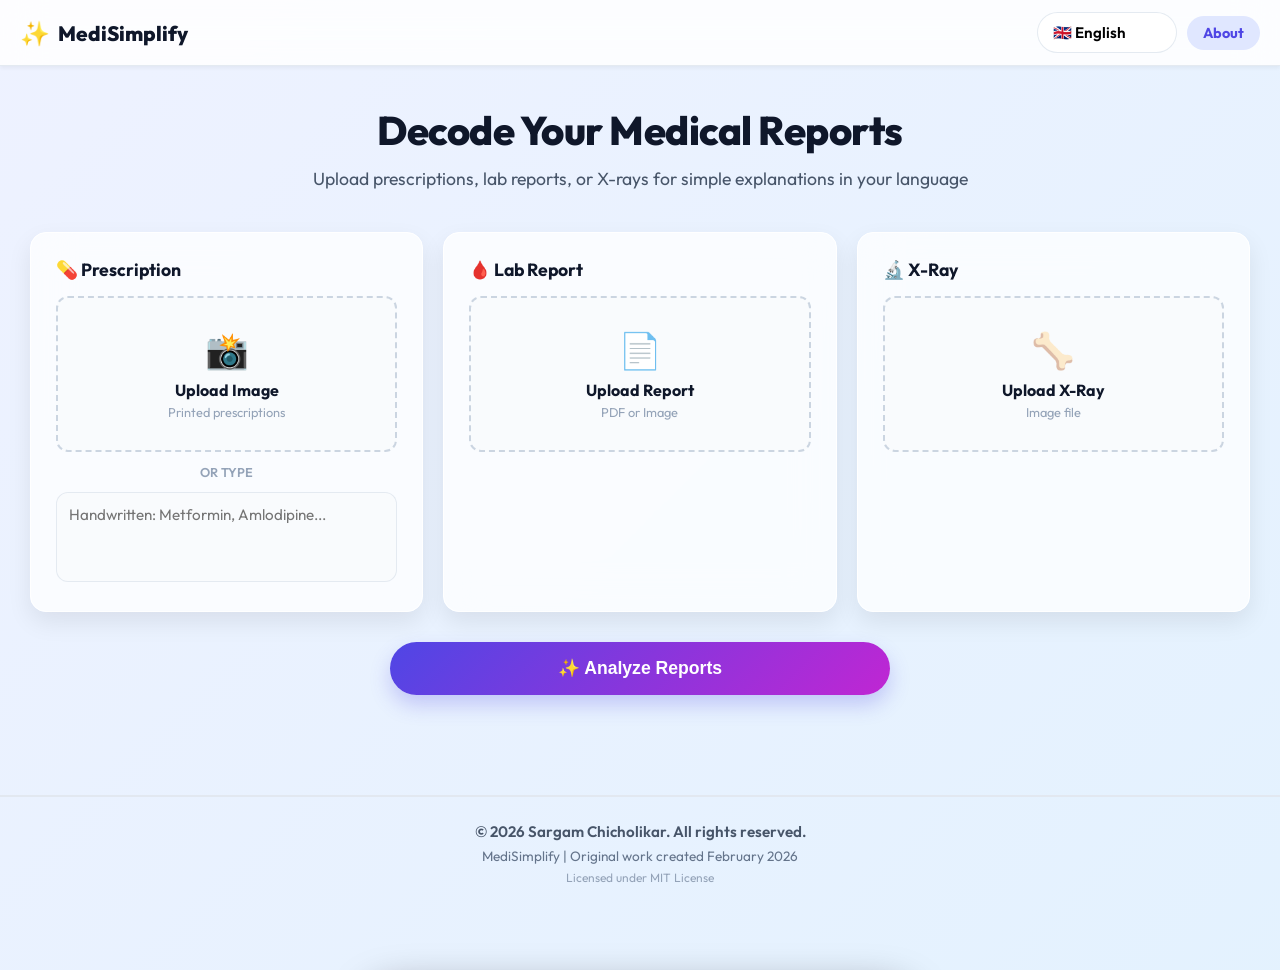
<file: frontend/index.html>
<!DOCTYPE html>
<html lang="en">
<head>
    <meta charset="UTF-8">
    <meta name="viewport" content="width=device-width, initial-scale=1.0">
    <title>MediSimplify - AI Medical Report Analyzer</title>
    
    <!-- Favicon -->
    <link rel="icon" href="data:image/svg+xml,<svg xmlns='http://www.w3.org/2000/svg' viewBox='0 0 100 100'><text y='.9em' font-size='90'>✨</text></svg>">
    
    <!-- Fonts -->
    <link href="https://fonts.googleapis.com/css2?family=Outfit:wght@300;400;500;600;700;800&display=swap" rel="stylesheet">
    
    <!-- Styles -->
    <link rel="stylesheet" href="./styles.css">
</head>
<body>

    <!-- Navigation -->
    <nav class="navbar">
        <div class="nav-brand">
            <span style="font-size: 1.5rem;">✨</span> MediSimplify
        </div>
        <div class="nav-controls">
            <select id="languageSelect">
                <option value="English">🇬🇧 English</option>
                <option value="Hindi">🇮🇳 हिन्दी</option>
                <option value="Gujarati">🇮🇳 ગુજરાતી</option>
                <option value="Punjabi">🇮🇳 ਪੰਜਾਬੀ</option>
                <option value="Malayalam">🇮🇳 മലയാളം</option>
                <option value="Bengali">🇮🇳 বাংলা</option>
                <option value="Assamese">🇮🇳 অসমীয়া</option>
                <option value="Tamil">🇮🇳 தமிழ்</option>
                <option value="Telugu">🇮🇳 తెలుగు</option>
                <option value="Marathi">🇮🇳 मराठी</option>
            </select>
            <a href="/about" class="about-link">About</a>
        </div>
    </nav>

    <!-- Main Content -->
    <main class="main-container">
        
        <!-- Hero Section -->
        <header class="hero">
            <h1>Decode Your Medical Reports</h1>
            <p class="subtitle">Upload prescriptions, lab reports, or X-rays for simple explanations in your language</p>
        </header>

        <!-- Upload Dashboard -->
        <div class="dashboard-grid">
            
            <!-- Prescription Card -->
            <div class="input-card">
                <div class="card-header">💊 Prescription</div>
                <div class="upload-zone" id="prescBox" onclick="document.getElementById('prescFile').click()">
                    <span class="icon-large">📸</span>
                    <strong>Upload Image</strong>
                    <div style="font-size: 0.8rem; color: #94a3b8; margin-top: 4px;">Printed prescriptions</div>
                    <input type="file" id="prescFile" accept="image/*" onchange="fileSelected(this, 'prescName', 'prescBox')">
                    <div id="prescName" class="file-status"></div>
                </div>
                <div style="text-align: center; margin: 12px 0; font-weight: 600; font-size: 0.8rem; color: var(--text-light);">OR TYPE</div>
                <textarea id="drugInput" placeholder="Handwritten: Metformin, Amlodipine..." style="height: 90px;"></textarea>
            </div>

            <!-- Lab Report Card -->
            <div class="input-card">
                <div class="card-header">🩸 Lab Report</div>
                <div class="upload-zone" id="labBox" onclick="document.getElementById('labFile').click()">
                    <span class="icon-large">📄</span>
                    <strong>Upload Report</strong>
                    <div style="font-size: 0.8rem; color: #94a3b8; margin-top: 4px;">PDF or Image</div>
                    <input type="file" id="labFile" accept=".pdf,image/*" onchange="fileSelected(this, 'labName', 'labBox')">
                    <div id="labName" class="file-status"></div>
                </div>
            </div>

            <!-- X-Ray Card -->
            <div class="input-card">
                <div class="card-header">🔬 X-Ray</div>
                <div class="upload-zone" id="xrayBox" onclick="document.getElementById('xrayFile').click()">
                    <span class="icon-large">🦴</span>
                    <strong>Upload X-Ray</strong>
                    <div style="font-size: 0.8rem; color: #94a3b8; margin-top: 4px;">Image file</div>
                    <input type="file" id="xrayFile" accept="image/*" onchange="fileSelected(this, 'xrayName', 'xrayBox')">
                    <div id="xrayName" class="file-status"></div>
                </div>
            </div>
            
        </div>

        <!-- Analyze Button -->
        <button onclick="analyze()" id="btn" class="analyze-btn">✨ Analyze Reports</button>
        
        <!-- Results Container -->
        <div id="result"></div>
        
        <!-- Feedback Section -->
        <div id="feedbackSection" style="display: none; margin-top: 60px; max-width: 700px; margin-left: auto; margin-right: auto;">
            <div style="background: white; border-radius: var(--radius-lg); padding: 35px; box-shadow: var(--shadow-float); border: 1px solid var(--border);">
                <h3 style="font-size: 1.5rem; margin-bottom: 25px; text-align: center; font-weight: 800;">💬 How was your experience?</h3>
                
                <!-- Star Rating -->
                <div style="text-align: center; margin-bottom: 30px;">
                    <div style="font-size: 0.9rem; color: var(--text-light); margin-bottom: 12px; font-weight: 600;">Rate your experience:</div>
                    <div id="starRating" style="font-size: 3rem; cursor: pointer; user-select: none;">
                        <span onclick="setRating(1)" onmouseover="hoverRating(1)" onmouseout="resetRating()" id="star1" style="color: #cbd5e1; transition: 0.2s;">☆</span>
                        <span onclick="setRating(2)" onmouseover="hoverRating(2)" onmouseout="resetRating()" id="star2" style="color: #cbd5e1; transition: 0.2s;">☆</span>
                        <span onclick="setRating(3)" onmouseover="hoverRating(3)" onmouseout="resetRating()" id="star3" style="color: #cbd5e1; transition: 0.2s;">☆</span>
                        <span onclick="setRating(4)" onmouseover="hoverRating(4)" onmouseout="resetRating()" id="star4" style="color: #cbd5e1; transition: 0.2s;">☆</span>
                        <span onclick="setRating(5)" onmouseover="hoverRating(5)" onmouseout="resetRating()" id="star5" style="color: #cbd5e1; transition: 0.2s;">☆</span>
                    </div>
                </div>
                
                <!-- Feedback Type -->
                <div style="margin-bottom: 20px;">
                    <label style="display: block; margin-bottom: 8px; font-weight: 600; font-size: 0.9rem;">Type:</label>
                    <select id="feedbackType" style="width: 100%; padding: 12px; border-radius: 10px; border: 1px solid var(--border); font-family: inherit; font-size: 0.95rem; cursor: pointer;">
                        <option value="general">💬 General Feedback</option>
                        <option value="bug">🐛 Bug Report</option>
                        <option value="feature_request">✨ Feature Request</option>
                        <option value="suggestion">💡 Suggestion</option>
                    </select>
                </div>
                
                <!-- Comments -->
                <div style="margin-bottom: 20px;">
                    <label style="display: block; margin-bottom: 8px; font-weight: 600; font-size: 0.9rem;">Your Feedback:</label>
                    <textarea id="feedbackComments" 
                              placeholder="Tell us what you think, report bugs, or suggest improvements..." 
                              style="width: 100%; height: 130px; padding: 12px; border-radius: 10px; border: 1px solid var(--border); font-family: inherit; font-size: 0.95rem; resize: vertical;"></textarea>
                </div>
                
                <!-- Email -->
                <div style="margin-bottom: 25px;">
                    <label style="display: block; margin-bottom: 8px; font-weight: 600; font-size: 0.9rem;">Email (Optional):</label>
                    <input type="email" id="feedbackEmail" 
                           placeholder="your.email@example.com" 
                           style="width: 100%; padding: 12px; border-radius: 10px; border: 1px solid var(--border); font-family: inherit; font-size: 0.95rem;">
                </div>
                
                <!-- Submit -->
                <button onclick="submitFeedback()" id="feedbackBtn" 
                        style="width: 100%; padding: 16px; background: linear-gradient(135deg, var(--primary), var(--accent)); color: white; border: none; border-radius: 50px; font-weight: 700; font-size: 1.05rem; cursor: pointer; transition: 0.3s; box-shadow: 0 8px 20px rgba(79, 70, 229, 0.25);">
                    📤 Submit Feedback
                </button>
                
                <div id="feedbackMessage" style="margin-top: 15px; text-align: center; font-weight: 600; font-size: 0.95rem; display: none;"></div>
            </div>
        </div>
        
    </main>

    <!-- Floating Audio Player -->
    <div id="floatingPlayer" class="floating-player">
        <div class="player-info">
            <div id="playerTitle" class="player-title">Audio</div>
            <div id="playerTime" class="player-subtitle">0:00 / 0:00</div>
        </div>
        <div class="player-controls">
            <button class="btn-circle" onclick="replayAudio()" title="Restart">⏮</button>
            <button id="playPauseBtn" class="btn-circle btn-play" onclick="toggleAudio()" title="Play/Pause">⏸</button>
            <div class="progress-container" onclick="seekAudio(event)">
                <div id="audioProgress" class="progress-bar"></div>
            </div>
        </div>
        <button class="player-close" onclick="closePlayer()" title="Close">✖</button>
    </div>

    <!-- Footer -->
    <footer style="text-align: center; padding: 25px 20px; margin-top: 60px; border-top: 2px solid #e2e8f0;">
        <p style="font-size: 0.95rem; color: #475569; margin-bottom: 6px; font-weight: 600;">
            © 2026 Sargam Chicholikar. All rights reserved.
        </p>
        <p style="font-size: 0.85rem; color: #64748b; margin-bottom: 5px;">
            MediSimplify | Original work created February 2026
        </p>
        <p style="font-size: 0.75rem; color: #94a3b8;">
            Licensed under MIT License
        </p>
    </footer>

    <!-- JavaScript -->
    <script src="./script.js"></script>
    
</body>

</html>
</file>
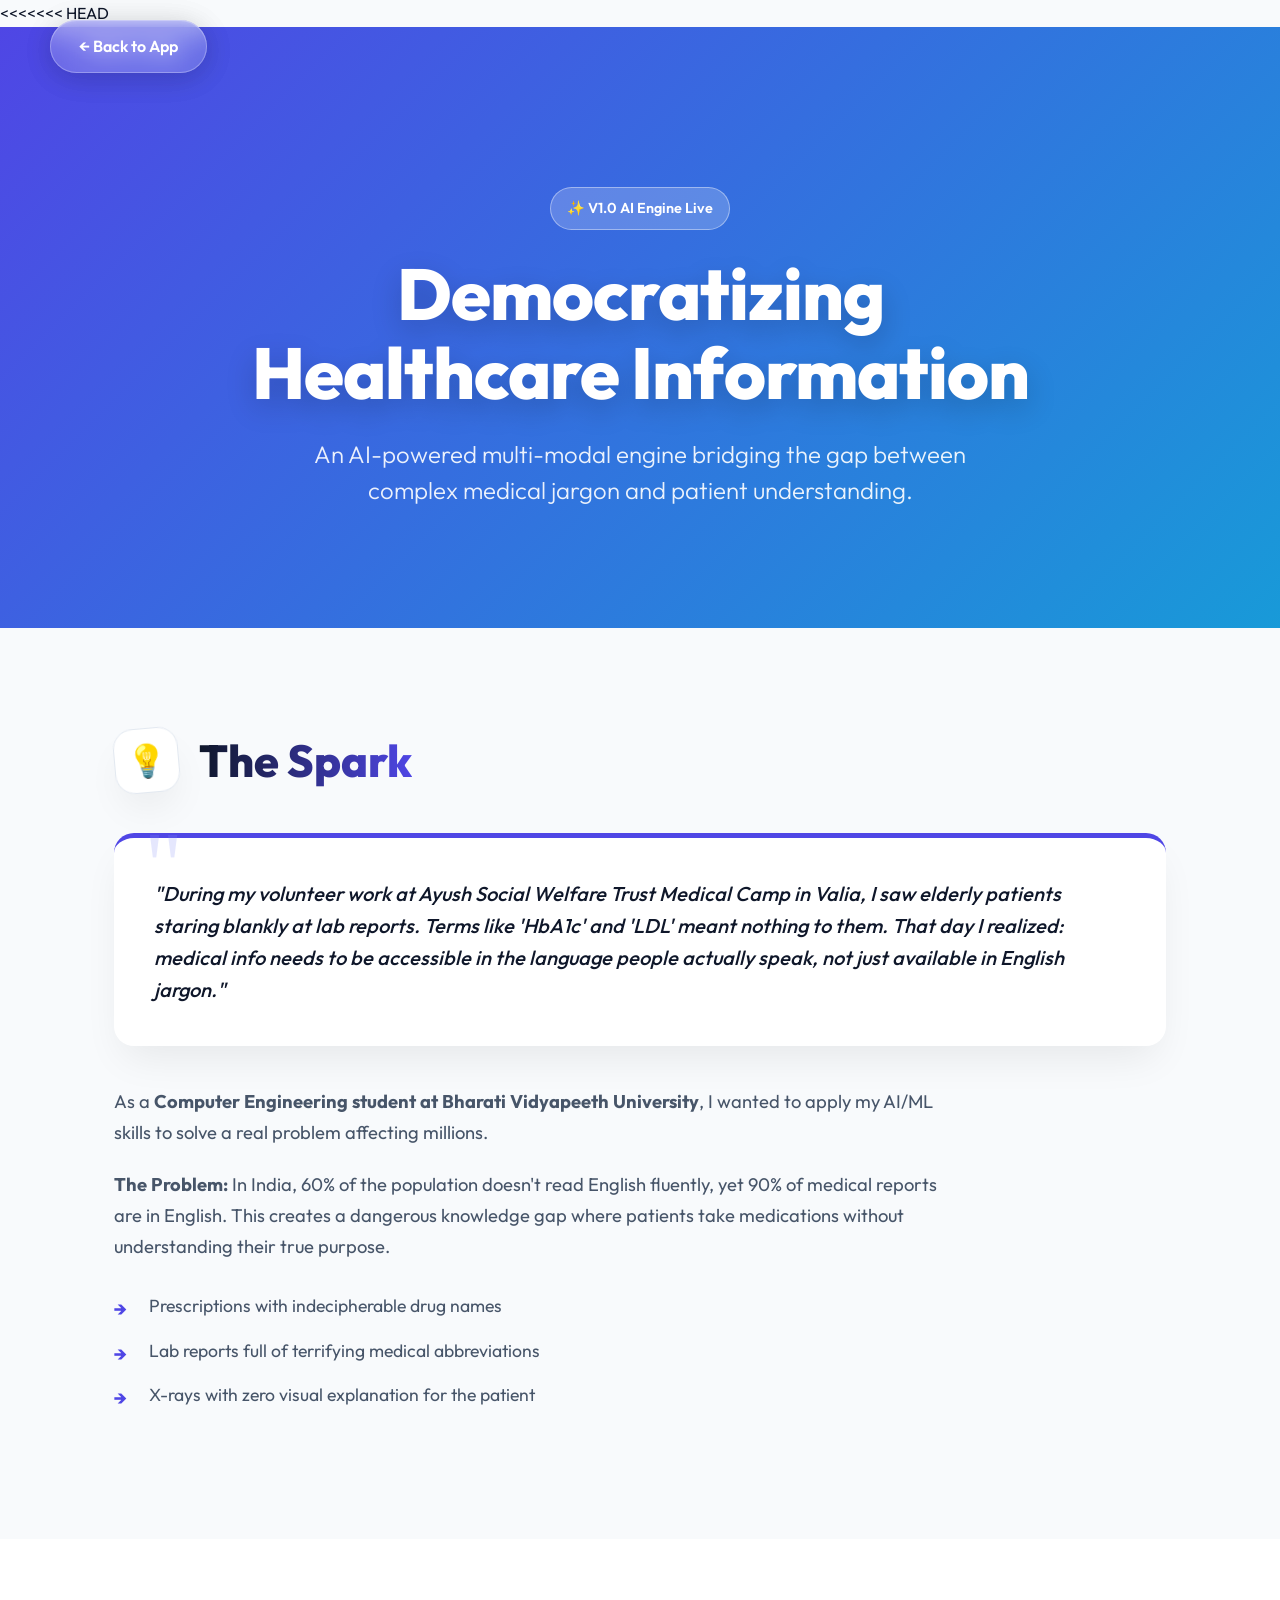
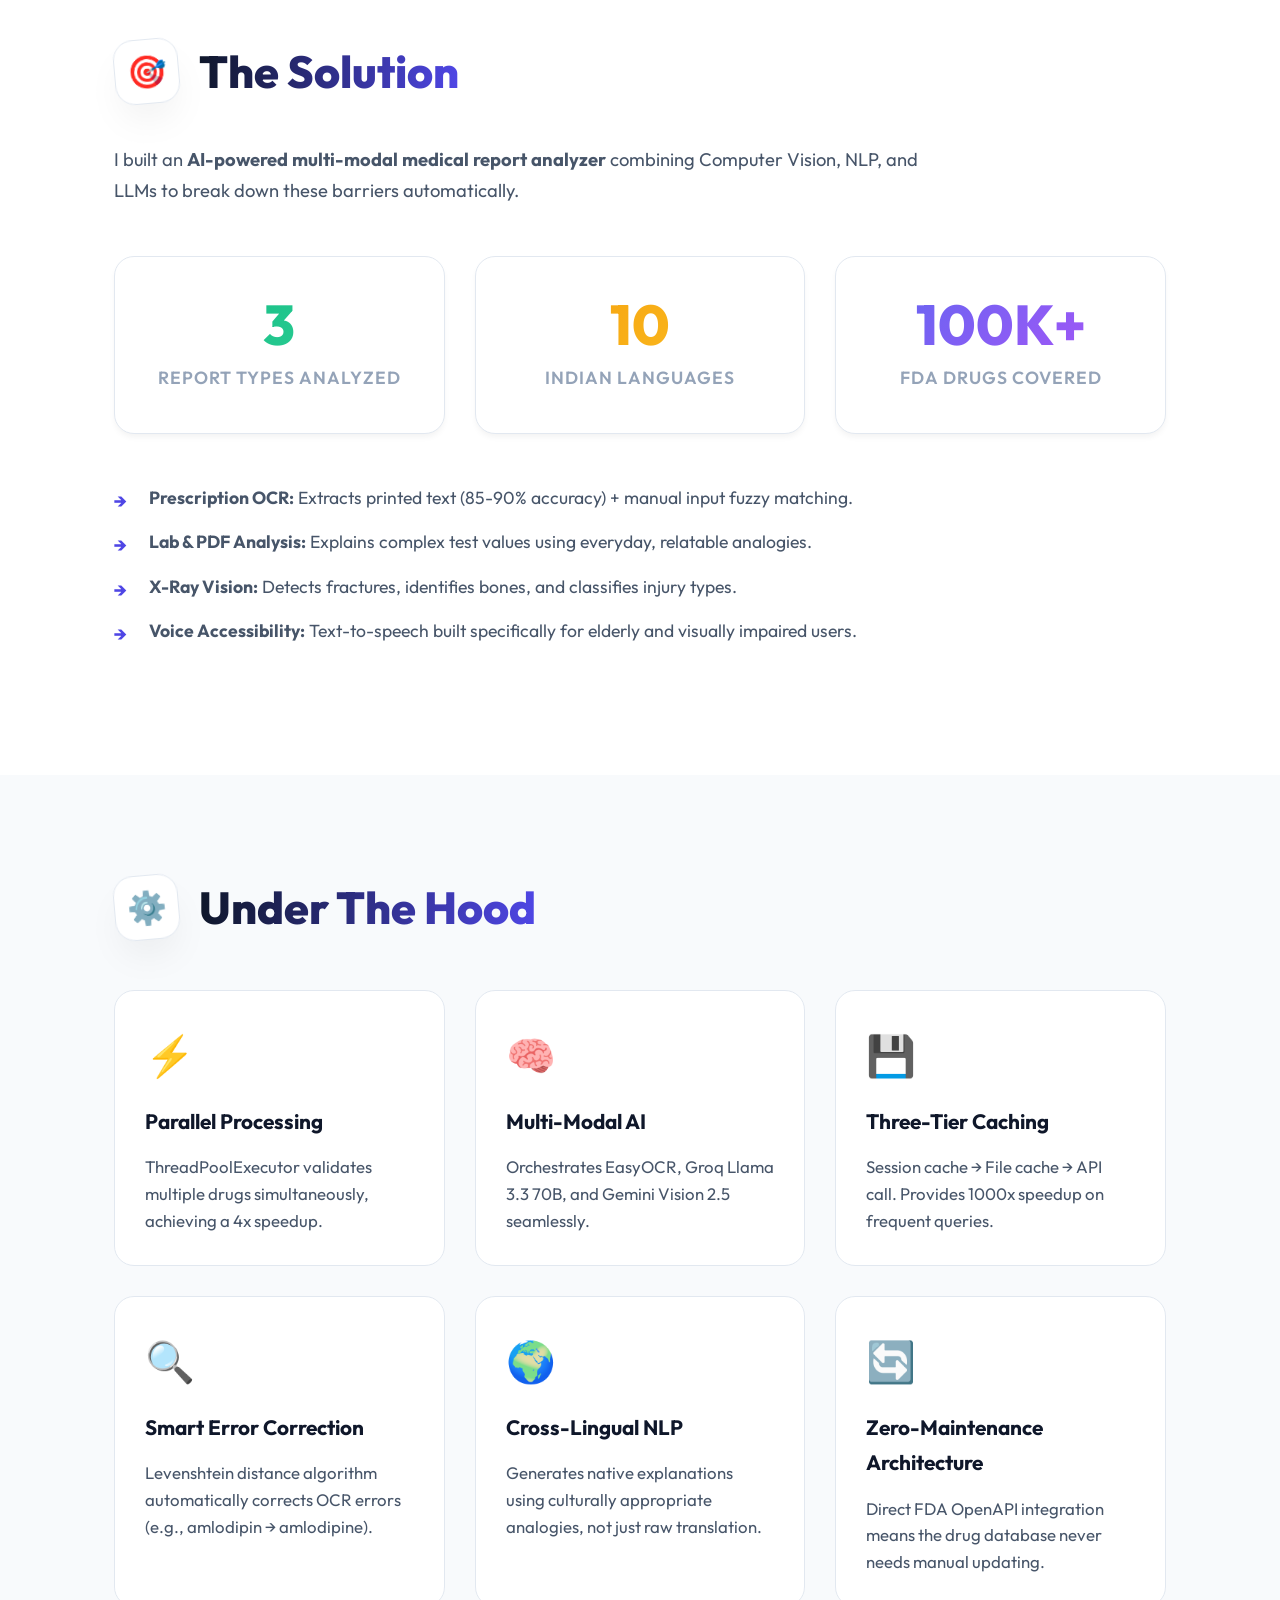
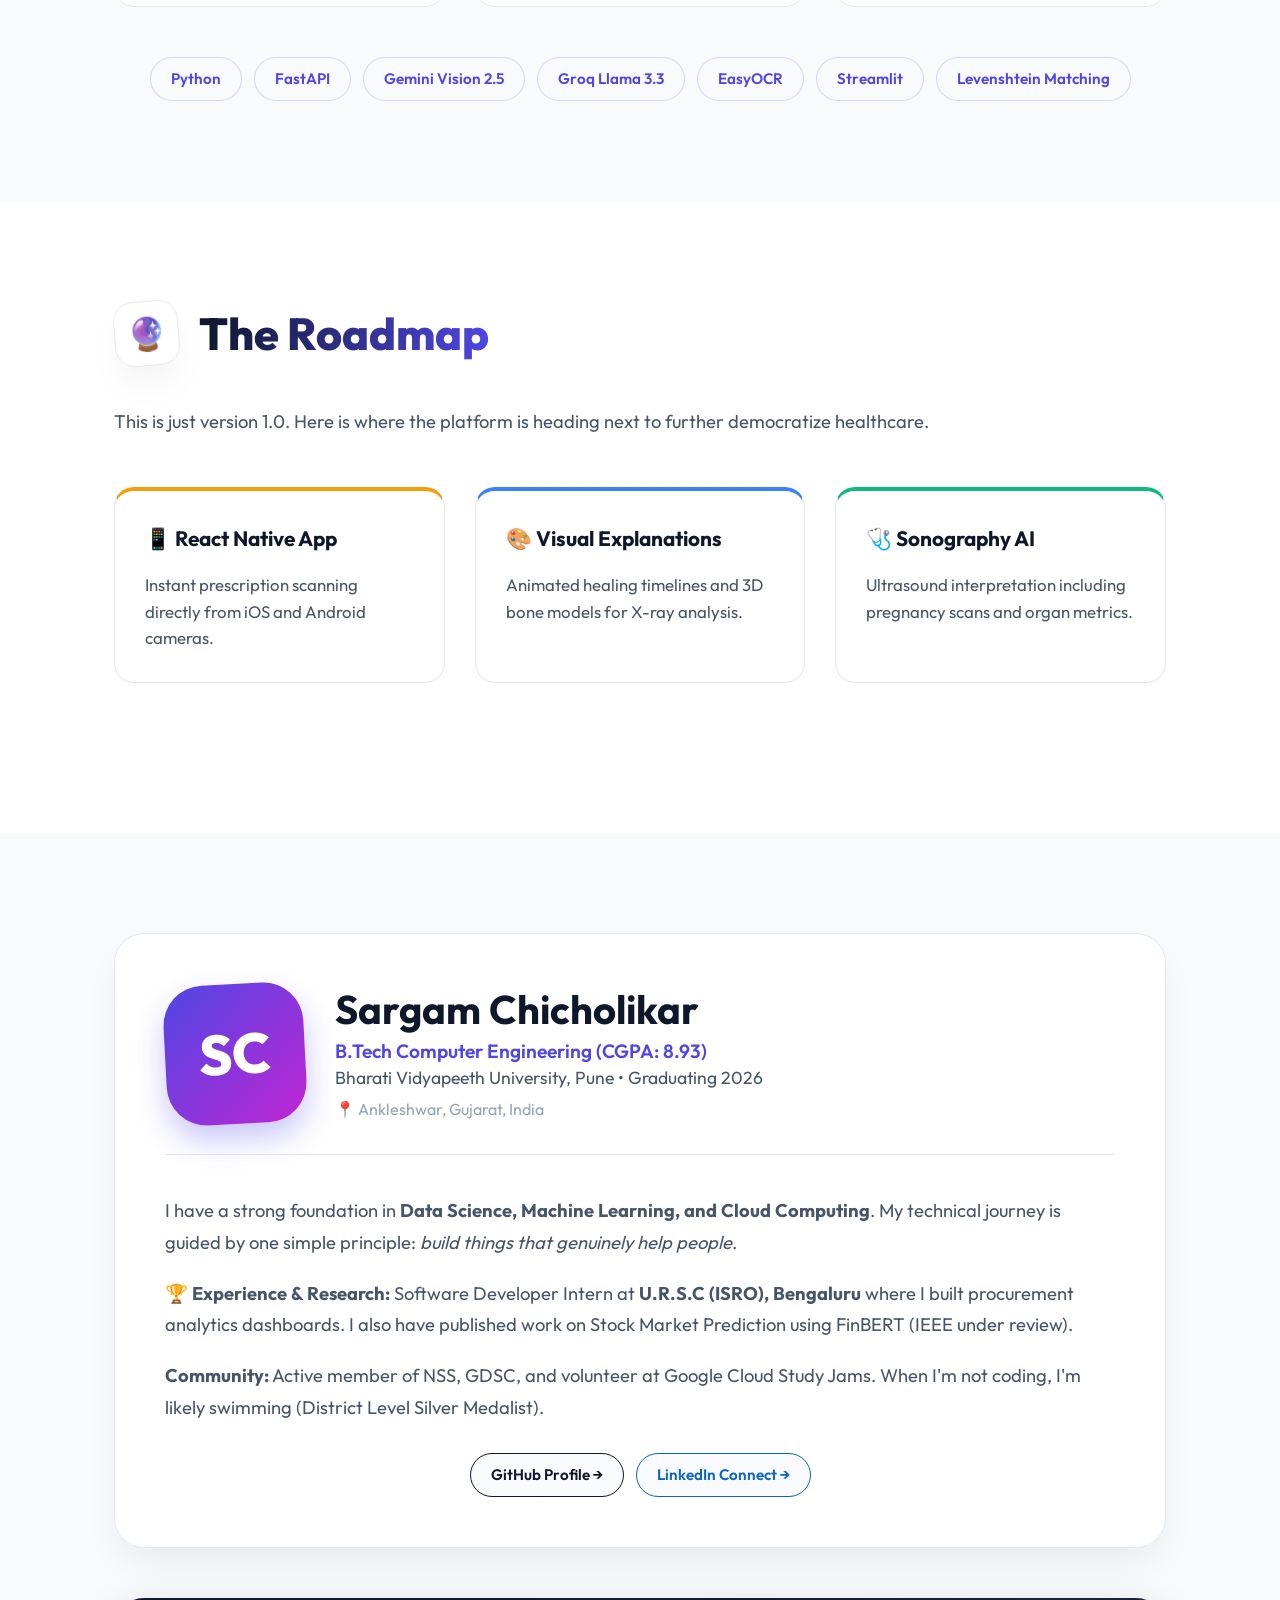
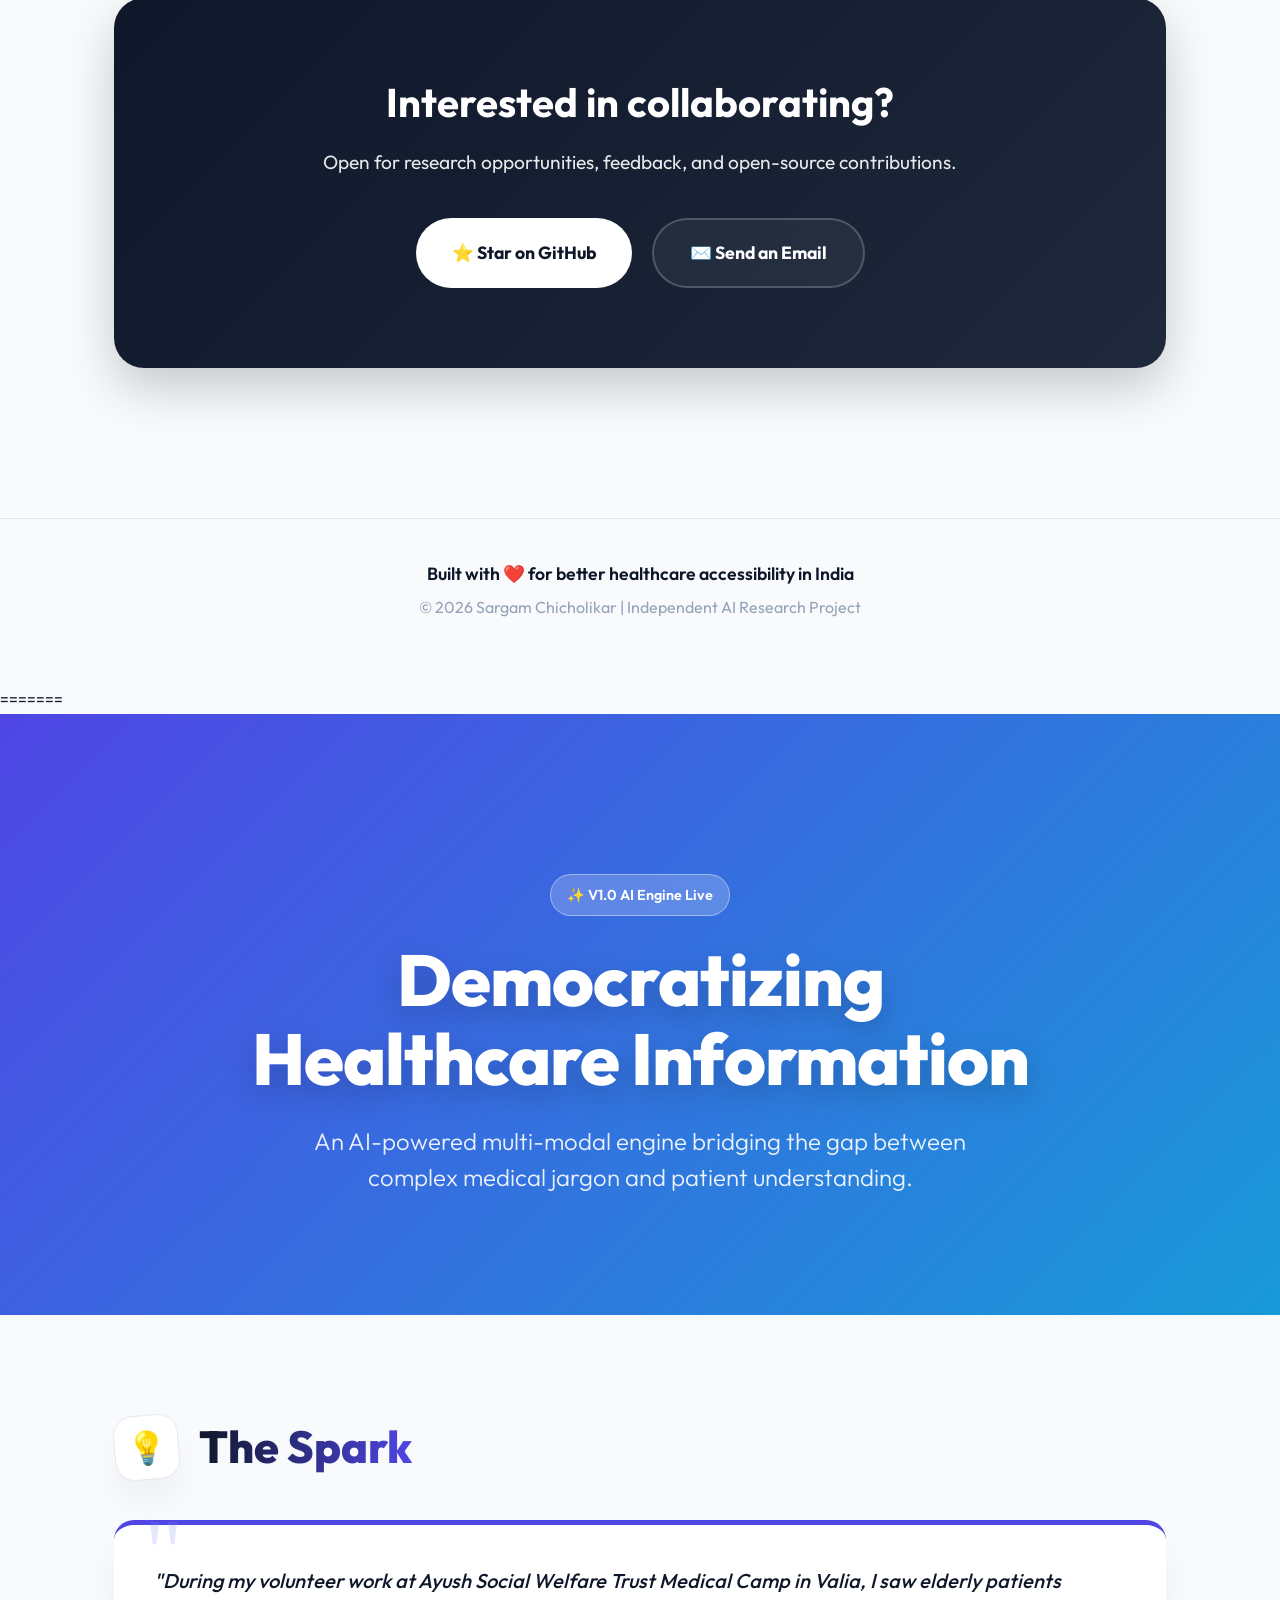
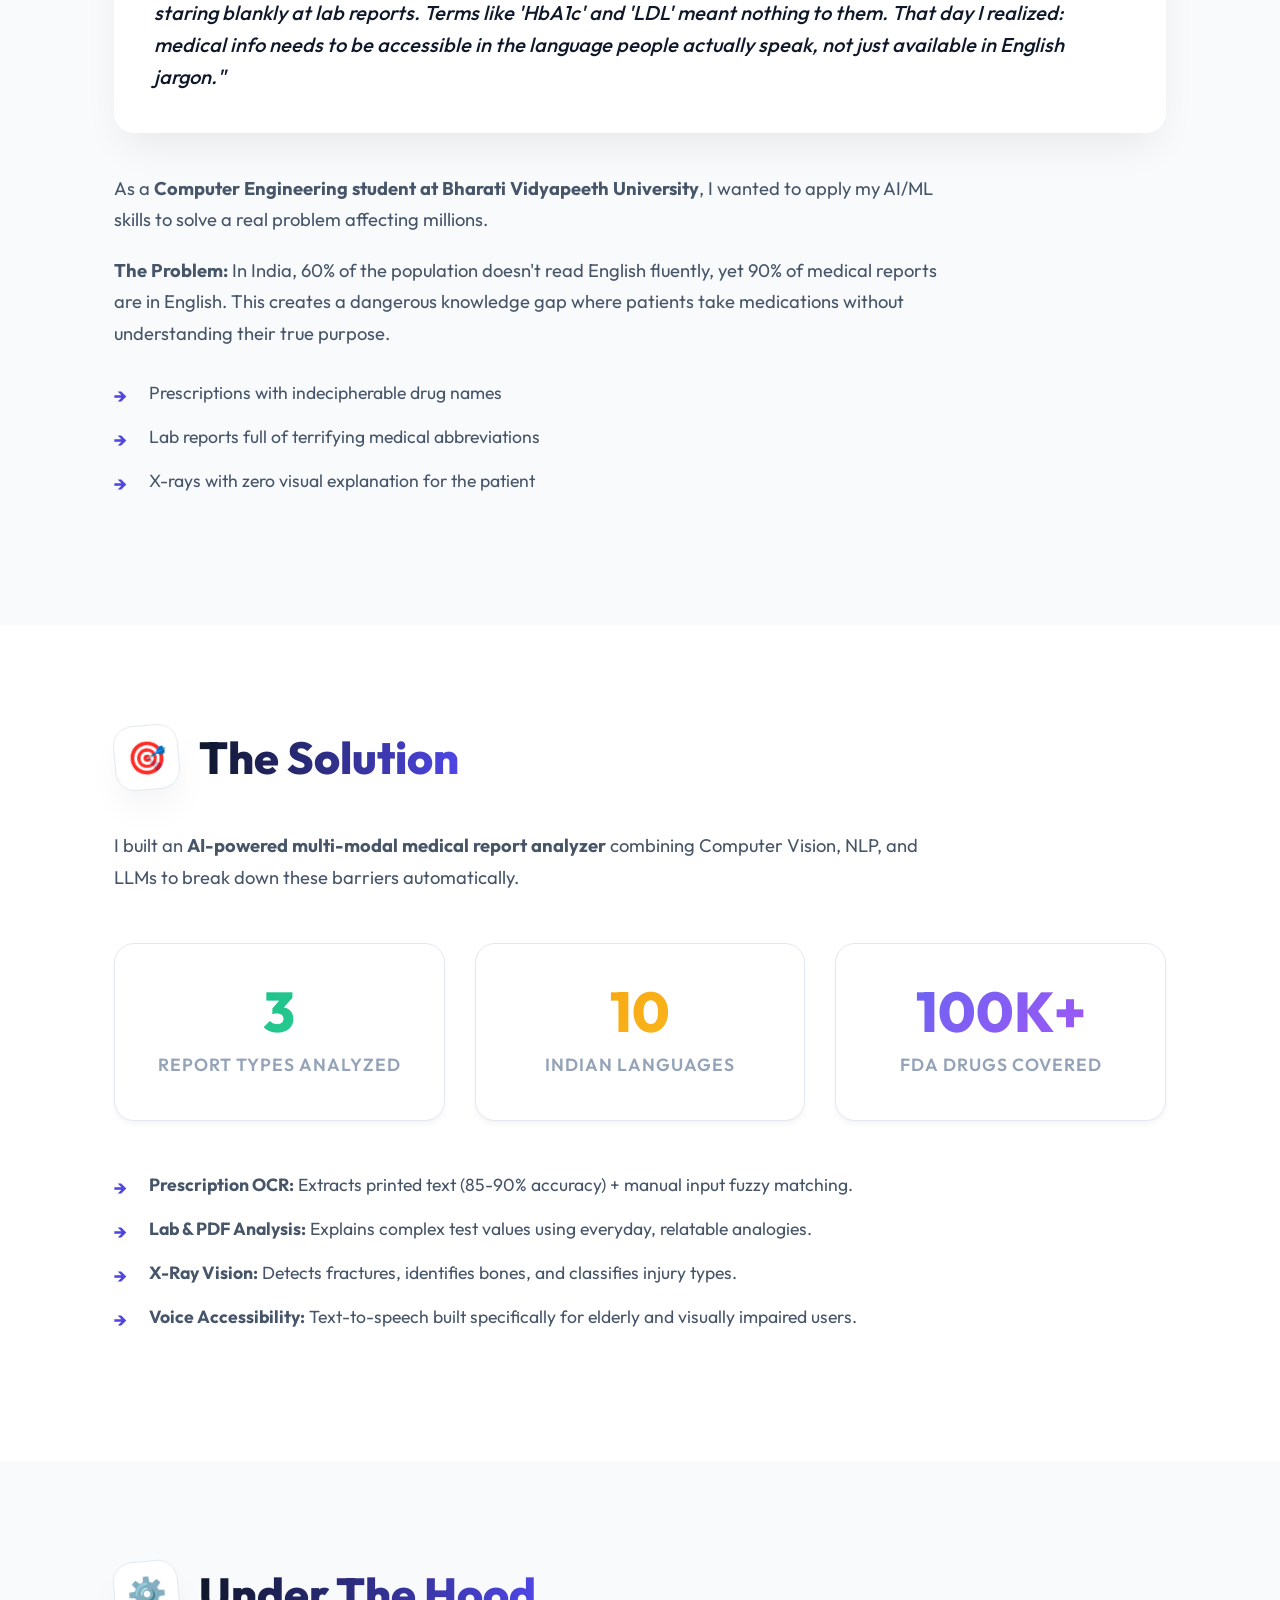
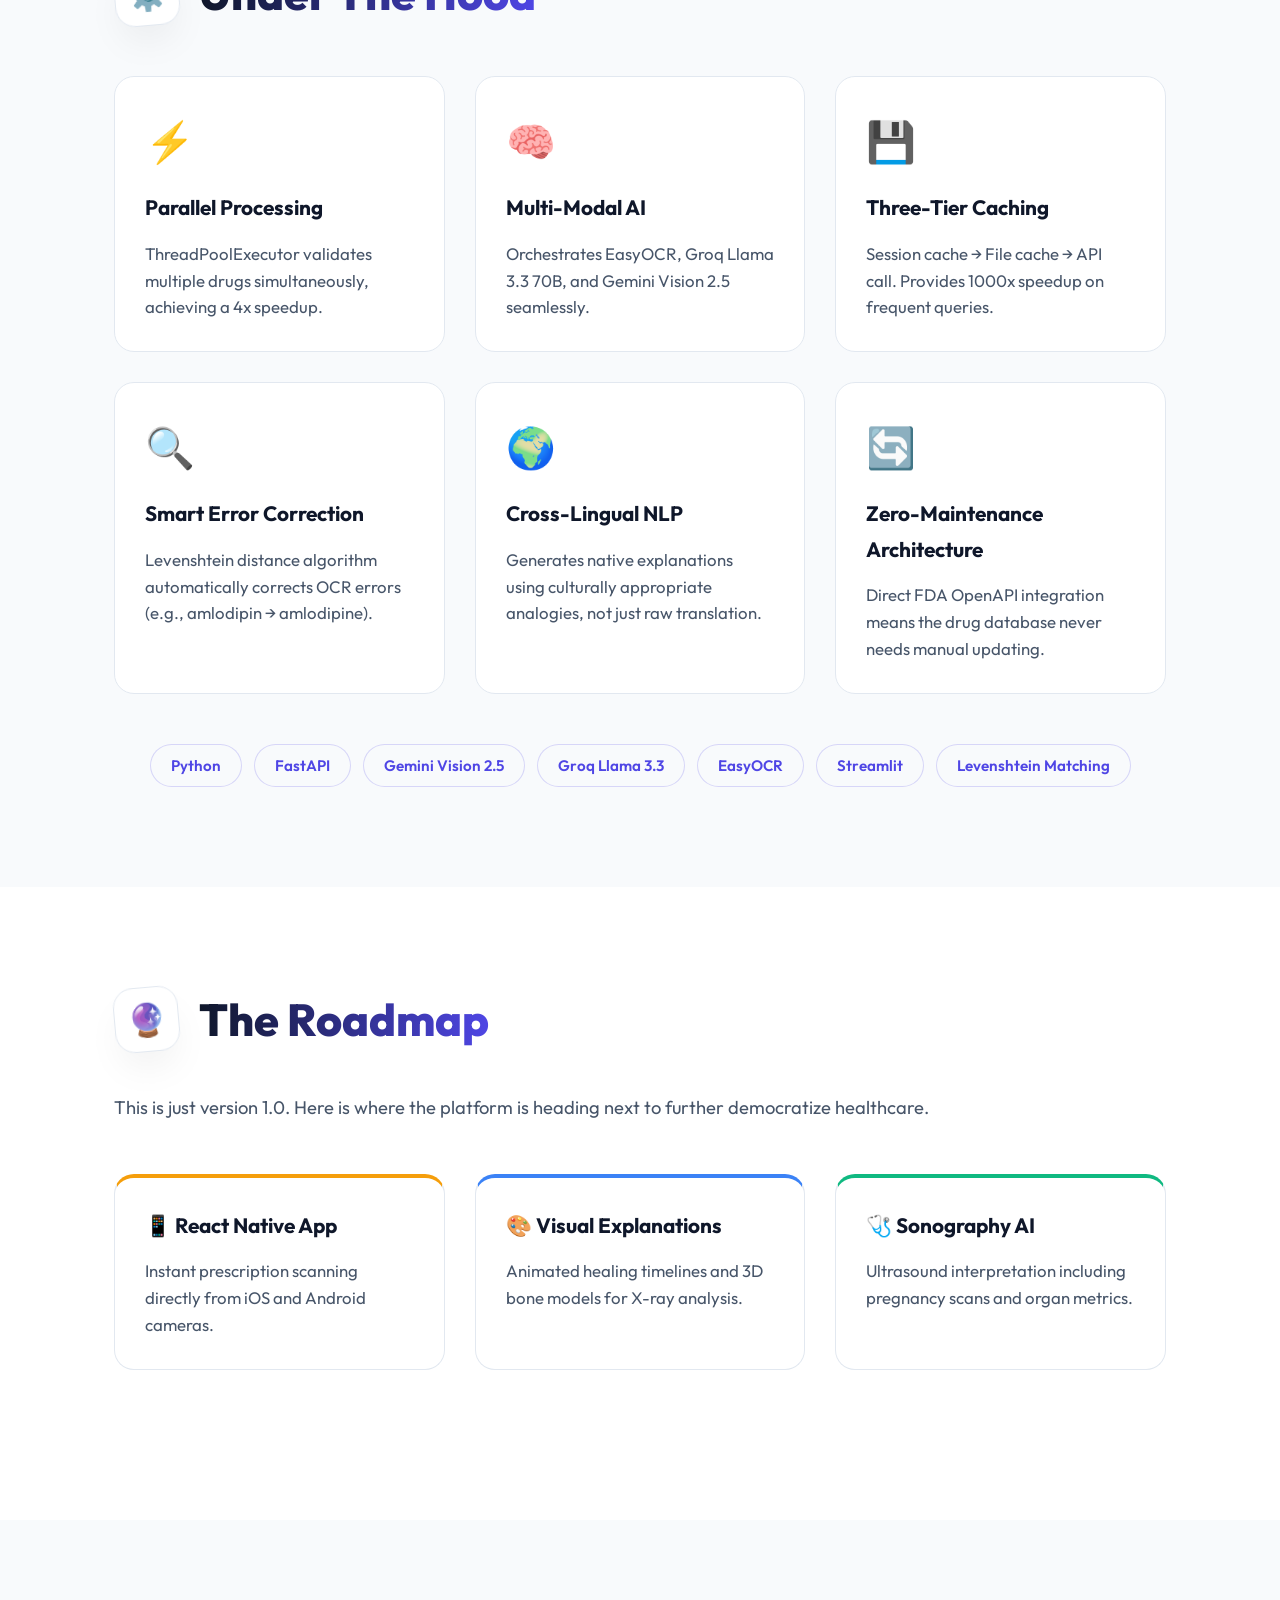
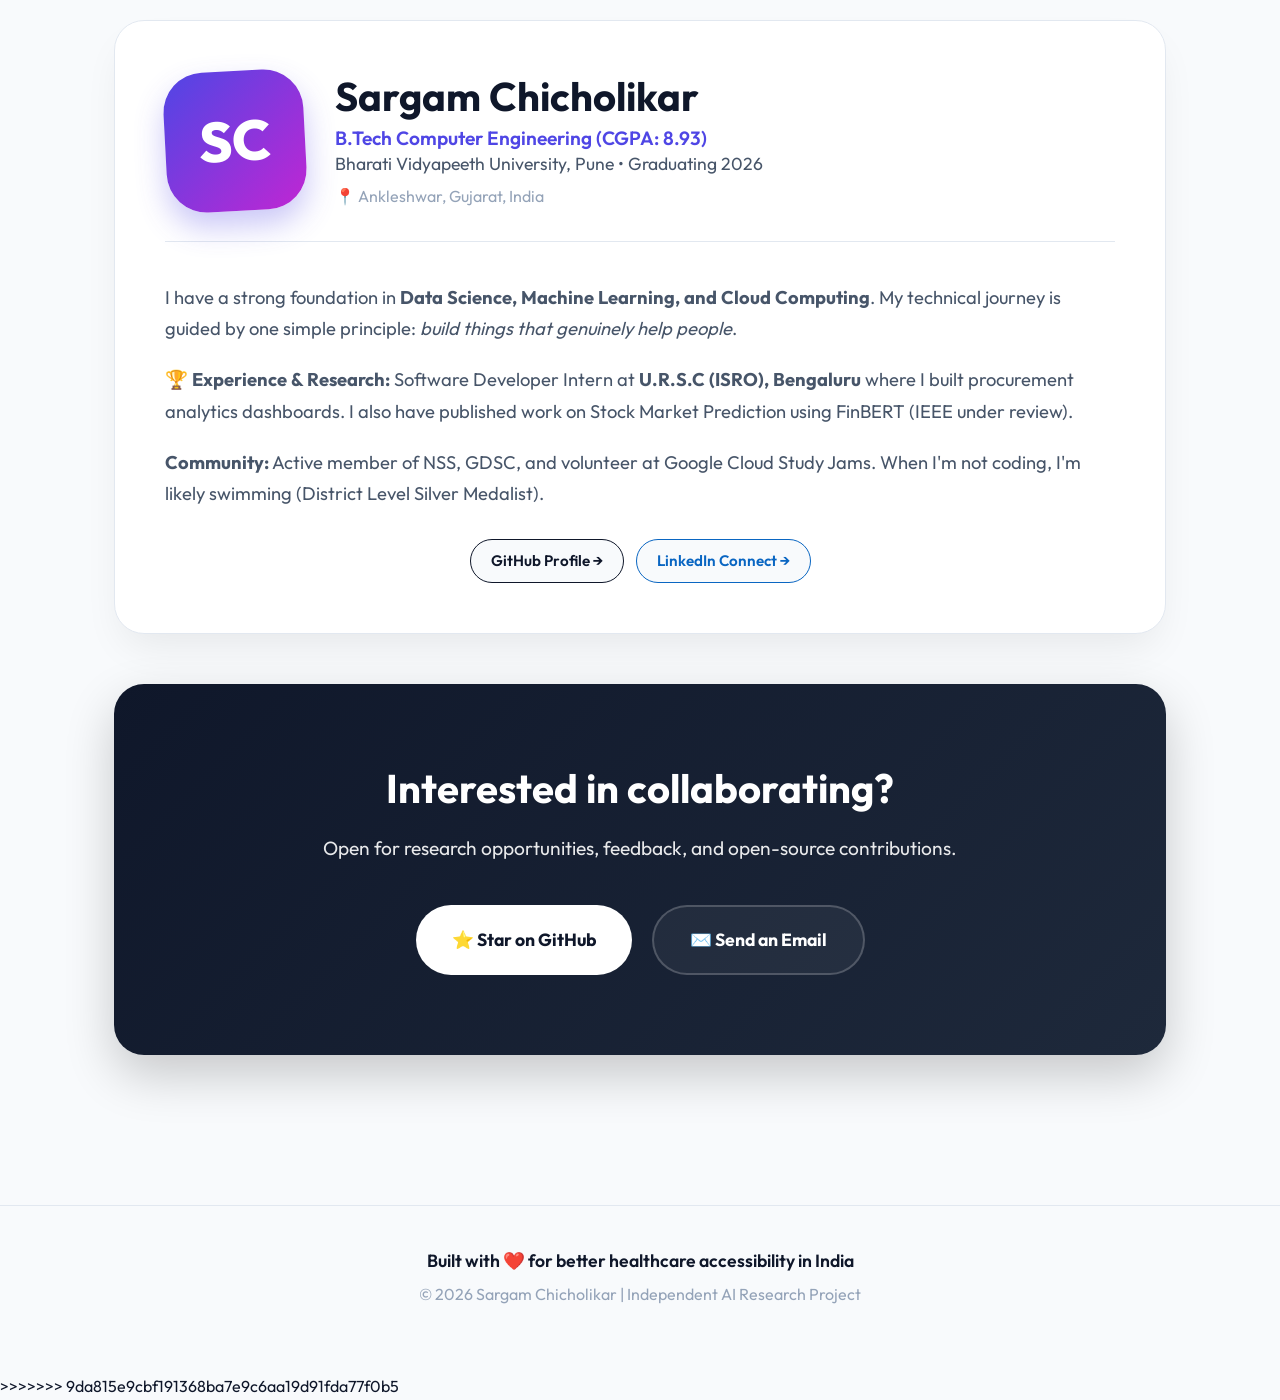
<file: frontend/about.html>
<<<<<<< HEAD
<!DOCTYPE html>
<html lang="en">
<head>
    <meta charset="UTF-8">
    <meta name="viewport" content="width=device-width, initial-scale=1.0">
    <title>About - Medical Report Simplifier</title>
    <link href="https://fonts.googleapis.com/css2?family=Outfit:wght@300;400;500;600;700;800&display=swap" rel="stylesheet">
    
    <style>
    :root {
        --primary: #4f46e5;
        --primary-light: #818cf8;
        --secondary: #c026d3;
        --accent: #06b6d4;
        --success: #10b981;
        --warning: #f59e0b;
        --danger: #ef4444;
        --text-dark: #0f172a;
        --text-body: #475569;
        --text-light: #94a3b8;
        --bg-main: #f8fafc;
        --bg-card: #ffffff;
        --border: #e2e8f0;
        --radius-sm: 12px;
        --radius-md: 20px;
        --radius-lg: 30px;
        --shadow-float: 0 20px 40px -10px rgba(0,0,0,0.08);
        --shadow-card: 0 4px 6px -1px rgba(0,0,0,0.05);
    }

    * { margin: 0; padding: 0; box-sizing: border-box; }

    body {
        font-family: 'Outfit', -apple-system, BlinkMacSystemFont, 'Segoe UI', sans-serif;
        background-color: var(--bg-main);
        color: var(--text-dark);
        line-height: 1.7;
        overflow-x: hidden;
        -webkit-font-smoothing: antialiased;
    }

    /* Animations */
    @keyframes gradientShift {
        0%, 100% { background-position: 0% 50%; }
        50% { background-position: 100% 50%; }
    }

    @keyframes fadeUp {
        from { opacity: 0; transform: translateY(30px); }
        to { opacity: 1; transform: translateY(0); }
    }

    .animate-up {
        animation: fadeUp 1s cubic-bezier(0.16, 1, 0.3, 1) forwards;
        opacity: 0;
    }

    .delay-1 { animation-delay: 0.2s; }
    .delay-2 { animation-delay: 0.4s; }
    .delay-3 { animation-delay: 0.6s; }

    /* Layout - Responsive */
    .container {
        max-width: 1100px;
        margin: 0 auto;
        padding: 0 clamp(15px, 3vw, 24px);
    }

    section { 
        padding: clamp(50px, 10vw, 100px) 0; 
        position: relative; 
    }

    /* Hero Section - Responsive */
    .hero {
        position: relative;
        padding: clamp(100px, 20vw, 160px) clamp(15px, 3vw, 20px) clamp(80px, 15vw, 120px);
        background: linear-gradient(-45deg, #4f46e5, #c026d3, #06b6d4, #4f46e5);
        background-size: 400% 400%;
        animation: gradientShift 15s ease infinite;
        color: white;
        text-align: center;
        overflow: hidden;
    }

    /* Navigation - Mobile Optimized */
    .nav-header {
        position: absolute;
        top: clamp(15px, 3vw, 20px);
        left: 50%;
        transform: translateX(-50%);
        width: 95%;
        max-width: 1200px;
        display: flex;
        justify-content: flex-start;
        z-index: 100;
        padding: 0 10px;
    }

    .back-btn {
        background: rgba(255, 255, 255, 0.1);
        backdrop-filter: blur(12px);
        color: white;
        padding: clamp(10px, 2vw, 12px) clamp(20px, 4vw, 28px);
        border-radius: 50px;
        text-decoration: none;
        font-weight: 600;
        font-size: clamp(0.85rem, 2vw, 1rem);
        border: 1px solid rgba(255, 255, 255, 0.2);
        transition: all 0.3s ease;
        box-shadow: 0 4px 30px rgba(0, 0, 0, 0.1);
        display: inline-block;
        touch-action: manipulation;
    }

    .back-btn:hover {
        background: rgba(255, 255, 255, 0.2);
        transform: translateY(-2px);
    }

    .back-btn:active {
        transform: translateY(0);
    }

    .version-badge {
        background: rgba(255,255,255,0.2);
        backdrop-filter: blur(10px);
        padding: clamp(6px, 1.5vw, 8px) clamp(12px, 2.5vw, 16px);
        border-radius: 50px;
        font-size: clamp(0.8rem, 1.8vw, 0.9rem);
        font-weight: 600;
        display: inline-block;
        margin-bottom: clamp(15px, 3vw, 24px);
        border: 1px solid rgba(255,255,255,0.4);
    }

    .hero h1 {
        font-size: clamp(2rem, 8vw, 4.5rem);
        font-weight: 800;
        line-height: 1.1;
        margin-bottom: clamp(15px, 3vw, 24px);
        letter-spacing: -1px;
        text-shadow: 0 10px 30px rgba(0,0,0,0.2);
    }

    .hero .subtitle {
        font-size: clamp(1rem, 3vw, 1.5rem);
        color: rgba(255, 255, 255, 0.9);
        max-width: 700px;
        margin: 0 auto;
        font-weight: 300;
        line-height: 1.5;
        padding: 0 15px;
    }

    /* Section Headers - Responsive */
    .section-header {
        display: flex;
        align-items: center;
        gap: clamp(12px, 3vw, 20px);
        margin-bottom: clamp(25px, 5vw, 40px);
        flex-wrap: wrap;
    }

    .icon-box {
        width: clamp(50px, 10vw, 65px);
        height: clamp(50px, 10vw, 65px);
        background: white;
        border-radius: 20px;
        display: flex;
        align-items: center;
        justify-content: center;
        font-size: clamp(1.5rem, 4vw, 2rem);
        box-shadow: var(--shadow-float);
        border: 1px solid var(--border);
        transform: rotate(-5deg);
        transition: transform 0.3s ease;
        flex-shrink: 0;
    }

    .section-title {
        font-size: clamp(1.5rem, 5vw, 2.8rem);
        font-weight: 800;
        background: linear-gradient(to right, var(--text-dark), var(--primary));
        -webkit-background-clip: text;
        -webkit-text-fill-color: transparent;
        background-clip: text;
        line-height: 1.2;
    }

    .text-block {
        font-size: clamp(1rem, 2.2vw, 1.15rem);
        color: var(--text-body);
        max-width: 850px;
        margin-bottom: 24px;
        line-height: 1.7;
    }

    /* Quote Card - Responsive */
    .quote-card {
        background: white;
        padding: clamp(25px, 5vw, 40px);
        border-radius: var(--radius-md);
        position: relative;
        box-shadow: var(--shadow-float);
        margin: clamp(25px, 5vw, 40px) 0;
        border-top: 5px solid var(--primary);
    }

    .quote-card::before {
        content: '"';
        position: absolute;
        top: -20px;
        left: clamp(15px, 4vw, 30px);
        font-size: clamp(4rem, 10vw, 6rem);
        color: var(--primary-light);
        opacity: 0.2;
        font-family: serif;
        line-height: 1;
    }

    .quote-card p {
        font-size: clamp(1.05rem, 2.5vw, 1.25rem);
        color: var(--text-dark);
        font-style: italic;
        position: relative;
        z-index: 2;
        font-weight: 500;
        line-height: 1.6;
    }

    /* Lists - Responsive */
    .styled-list { 
        list-style: none; 
        margin: clamp(20px, 4vw, 30px) 0; 
    }
    
    .styled-list li {
        position: relative;
        padding-left: clamp(25px, 5vw, 35px);
        margin-bottom: clamp(12px, 2.5vw, 16px);
        font-size: clamp(1rem, 2.2vw, 1.1rem);
        color: var(--text-body);
        line-height: 1.6;
    }
    
    .styled-list li::before {
        content: '→';
        position: absolute;
        left: 0;
        top: 2px;
        color: var(--primary);
        font-weight: bold;
        font-size: clamp(1rem, 2.5vw, 1.2rem);
    }

    /* Grids - Fully Responsive */
    .grid-3 {
        display: grid;
        grid-template-columns: repeat(auto-fit, minmax(min(100%, 280px), 1fr));
        gap: clamp(20px, 4vw, 30px);
        margin: clamp(30px, 6vw, 50px) 0;
    }

    .stat-card {
        background: white;
        padding: clamp(25px, 5vw, 40px) clamp(20px, 4vw, 30px);
        border-radius: var(--radius-md);
        text-align: center;
        box-shadow: var(--shadow-card);
        border: 1px solid var(--border);
        transition: all 0.4s ease;
        position: relative;
        overflow: hidden;
    }

    .stat-card:hover {
        transform: translateY(-5px);
        box-shadow: var(--shadow-float);
    }

    .stat-num {
        font-size: clamp(2.5rem, 8vw, 3.5rem);
        font-weight: 800;
        background: linear-gradient(135deg, var(--primary), var(--secondary));
        -webkit-background-clip: text;
        -webkit-text-fill-color: transparent;
        background-clip: text;
        line-height: 1;
        margin-bottom: 10px;
    }

    .stat-label { 
        font-size: clamp(0.85rem, 2vw, 1.1rem); 
        font-weight: 600; 
        color: var(--text-light); 
        text-transform: uppercase; 
        letter-spacing: 1px; 
    }

    /* Feature Cards - Mobile Optimized */
    .feature-box {
        background: white;
        padding: clamp(20px, 4vw, 30px);
        border-radius: var(--radius-md);
        border: 1px solid var(--border);
        transition: all 0.3s ease;
        display: flex;
        flex-direction: column;
        gap: 15px;
    }
    
    .feature-box:hover { 
        box-shadow: var(--shadow-float); 
        transform: scale(1.02); 
    }
    
    .feature-icon { 
        font-size: clamp(2rem, 5vw, 2.5rem); 
    }
    
    .feature-title { 
        font-size: clamp(1.1rem, 2.8vw, 1.3rem); 
        font-weight: 700; 
        color: var(--text-dark); 
    }
    
    .feature-desc { 
        color: var(--text-body); 
        font-size: clamp(0.95rem, 2.2vw, 1.05rem); 
        line-height: 1.6;
    }

    /* Developer Card - Mobile Responsive */
    .dev-container {
        background: white;
        border-radius: var(--radius-lg);
        padding: clamp(25px, 5vw, 50px);
        box-shadow: var(--shadow-float);
        position: relative;
        overflow: hidden;
        border: 1px solid var(--border);
    }

    .dev-header {
        display: flex;
        align-items: center;
        gap: clamp(15px, 4vw, 30px);
        margin-bottom: clamp(25px, 5vw, 40px);
        border-bottom: 1px solid var(--border);
        padding-bottom: clamp(20px, 4vw, 30px);
        flex-wrap: wrap;
    }

    .dev-avatar {
        width: clamp(100px, 20vw, 140px);
        height: clamp(100px, 20vw, 140px);
        background: linear-gradient(135deg, var(--primary), var(--secondary));
        border-radius: clamp(25px, 5vw, 40px);
        display: flex;
        align-items: center;
        justify-content: center;
        font-size: clamp(2.5rem, 8vw, 3.5rem);
        color: white;
        font-weight: 800;
        box-shadow: 0 15px 30px rgba(79, 70, 229, 0.3);
        transform: rotate(-3deg);
        flex-shrink: 0;
    }

    .dev-info h3 { 
        font-size: clamp(1.8rem, 5vw, 2.5rem); 
        margin-bottom: 5px; 
        color: var(--text-dark); 
        line-height: 1.2;
    }
    
    .dev-info .degree { 
        font-size: clamp(1rem, 2.5vw, 1.2rem); 
        color: var(--primary); 
        font-weight: 600; 
        line-height: 1.4;
    }
    
    .dev-info .uni { 
        color: var(--text-body); 
        font-size: clamp(0.95rem, 2.2vw, 1.1rem); 
        line-height: 1.5;
    }

    /* Tech Tags - Mobile Friendly */
    .tags-wrapper { 
        display: flex; 
        flex-wrap: wrap; 
        gap: clamp(8px, 2vw, 12px); 
        margin-top: 20px; 
        justify-content: center;
    }
    
    .tech-tag {
        background: var(--bg-main);
        color: var(--primary);
        padding: clamp(6px, 1.5vw, 8px) clamp(12px, 3vw, 20px);
        border-radius: 50px;
        font-weight: 600;
        font-size: clamp(0.8rem, 1.8vw, 0.95rem);
        border: 1px solid rgba(79, 70, 229, 0.2);
        transition: all 0.3s ease;
        white-space: nowrap;
    }
    
    .tech-tag:hover { 
        background: var(--primary); 
        color: white; 
        transform: translateY(-3px); 
    }

    /* CTA Section - Responsive */
    .cta {
        background: linear-gradient(135deg, var(--text-dark) 0%, #1e293b 100%);
        border-radius: var(--radius-lg);
        padding: clamp(40px, 8vw, 80px) clamp(20px, 5vw, 40px);
        text-align: center;
        color: white;
        margin: clamp(30px, 6vw, 50px) 0;
        box-shadow: 0 20px 50px rgba(0,0,0,0.2);
    }

    .cta h2 { 
        font-size: clamp(1.5rem, 5vw, 2.5rem); 
        margin-bottom: clamp(12px, 3vw, 20px); 
        line-height: 1.2;
    }
    
    .cta p {
        font-size: clamp(1rem, 2.5vw, 1.2rem);
        opacity: 0.9;
    }
    
    .btn-flex { 
        display: flex; 
        justify-content: center; 
        gap: clamp(12px, 3vw, 20px); 
        flex-wrap: wrap; 
        margin-top: clamp(25px, 5vw, 40px); 
    }
    
    .btn {
        padding: clamp(14px, 3vw, 18px) clamp(24px, 5vw, 36px);
        border-radius: 50px;
        font-weight: 700;
        font-size: clamp(0.95rem, 2.2vw, 1.1rem);
        text-decoration: none;
        transition: all 0.3s ease;
        display: inline-flex;
        align-items: center;
        gap: 10px;
        touch-action: manipulation;
        min-height: 50px;
    }
    
    .btn-primary { 
        background: white; 
        color: var(--text-dark); 
    }
    
    .btn-primary:hover { 
        transform: translateY(-5px); 
        box-shadow: 0 15px 30px rgba(255,255,255,0.2); 
    }
    
    .btn-outline {
        background: rgba(255,255,255,0.05);
        color: white;
        border: 2px solid rgba(255,255,255,0.2);
    }
    
    .btn-outline:hover { 
        background: rgba(255,255,255,0.1); 
        border-color: white; 
        transform: translateY(-5px); 
    }

    /* Footer - Responsive */
    footer { 
        text-align: center; 
        padding: clamp(30px, 6vw, 40px) 20px clamp(40px, 8vw, 60px); 
        color: var(--text-light); 
        border-top: 1px solid var(--border); 
    }
    
    footer p {
        font-size: clamp(0.85rem, 2vw, 1rem);
        margin-bottom: 5px;
    }

    /* ==================== MOBILE BREAKPOINTS ==================== */

    /* Tablets & Small Laptops */
    @media (max-width: 992px) {
        .hero { 
            padding: 120px 20px 80px; 
        }
        
        .grid-3 {
            grid-template-columns: repeat(auto-fit, minmax(250px, 1fr));
        }
        
        section {
            padding: 60px 0;
        }
    }

    /* Mobile Phones */
    @media (max-width: 768px) {
        .hero { 
            padding: 100px 15px 60px; 
        }
        
        .dev-header { 
            flex-direction: column; 
            text-align: center; 
            align-items: center;
        }
        
        .dev-avatar { 
            margin: 0 auto; 
            transform: rotate(0); 
        }
        
        .dev-info {
            width: 100%;
        }
        
        .section-header {
            flex-direction: column;
            align-items: center;
            text-align: center;
        }
        
        .grid-3 {
            grid-template-columns: 1fr;
            gap: 20px;
        }
        
        .btn-flex {
            flex-direction: column;
            gap: 15px;
        }
        
        .btn {
            width: 100%;
            justify-content: center;
        }
        
        .tags-wrapper {
            justify-content: center;
        }
    }

    /* Small Mobile */
    @media (max-width: 480px) {
        section {
            padding: 40px 0;
        }
        
        .hero {
            padding: 80px 15px 50px;
        }
        
        .container {
            padding: 0 15px;
        }
        
        .quote-card {
            padding: 20px;
        }
        
        .cta {
            padding: 30px 20px;
        }
        
        .stat-card {
            padding: 20px 15px;
        }
        
        .feature-box {
            padding: 20px;
        }
        
        .dev-container {
            padding: 25px 20px;
        }
    }

    /* Touch Devices - Larger Touch Targets */
    @media (hover: none) and (pointer: coarse) {
        .back-btn {
            min-height: 48px;
            padding: 12px 28px;
        }
        
        .btn {
            min-height: 54px;
        }
        
        .tech-tag {
            min-height: 36px;
            padding: 8px 16px;
        }
    }

    /* Landscape Mobile */
    @media (max-width: 896px) and (orientation: landscape) {
        .hero {
            padding: 60px 20px 50px;
        }
        
        section {
            padding: 40px 0;
        }
        
        .dev-header {
            flex-direction: row;
        }
        
        .grid-3 {
            grid-template-columns: repeat(auto-fit, minmax(240px, 1fr));
        }
    }
</style>
</head>
<body>

    <nav class="nav-header">
        <a href="/" class="back-btn">← Back to App</a>
    </nav>

    <header class="hero">
        <div class="container animate-up">
            <span class="version-badge">✨ V1.0 AI Engine Live</span>
            <h1>Democratizing<br>Healthcare Information</h1>
            <p class="subtitle">An AI-powered multi-modal engine bridging the gap between complex medical jargon and patient understanding.</p>
        </div>
    </header>

    <section>
        <div class="container">
            <div class="section-header animate-up">
                <div class="icon-box">💡</div>
                <h2 class="section-title">The Spark</h2>
            </div>
            
            <div class="quote-card animate-up delay-1">
                <p>
                    "During my volunteer work at Ayush Social Welfare Trust Medical Camp in Valia, I saw elderly patients staring blankly at lab reports. Terms like 'HbA1c' and 'LDL' meant nothing to them. That day I realized: medical info needs to be accessible in the language people actually speak, not just available in English jargon."
                </p>
            </div>

            <div class="text-block animate-up delay-2">
                <p style="margin-bottom: 20px;">
                    As a <strong>Computer Engineering student at Bharati Vidyapeeth University</strong>, I wanted to apply my AI/ML skills to solve a real problem affecting millions. 
                </p>
                <p>
                    <strong>The Problem:</strong> In India, 60% of the population doesn't read English fluently, yet 90% of medical reports are in English. This creates a dangerous knowledge gap where patients take medications without understanding their true purpose.
                </p>
            </div>
            
            <ul class="styled-list animate-up delay-3">
                <li>Prescriptions with indecipherable drug names</li>
                <li>Lab reports full of terrifying medical abbreviations</li>
                <li>X-rays with zero visual explanation for the patient</li>
            </ul>
        </div>
    </section>

    <section style="background-color: white;">
        <div class="container">
            <div class="section-header animate-up">
                <div class="icon-box" style="color: var(--success);">🎯</div>
                <h2 class="section-title">The Solution</h2>
            </div>

            <p class="text-block animate-up delay-1">
                I built an <strong>AI-powered multi-modal medical report analyzer</strong> combining Computer Vision, NLP, and LLMs to break down these barriers automatically.
            </p>

            <div class="grid-3 animate-up delay-2">
                <div class="stat-card">
                    <div class="stat-num" style="background: linear-gradient(135deg, #10b981, #34d399); -webkit-background-clip: text;">3</div>
                    <div class="stat-label">Report Types Analyzed</div>
                </div>
                <div class="stat-card">
                    <div class="stat-num" style="background: linear-gradient(135deg, #f59e0b, #fbbf24); -webkit-background-clip: text;">10</div>
                    <div class="stat-label">Indian Languages</div>
                </div>
                <div class="stat-card">
                    <div class="stat-num" style="background: linear-gradient(135deg, #6366f1, #a855f7); -webkit-background-clip: text;">100K+</div>
                    <div class="stat-label">FDA Drugs Covered</div>
                </div>
            </div>

            <div class="text-block animate-up delay-3" style="max-width: 100%;">
                <ul class="styled-list">
                    <li><strong>Prescription OCR:</strong> Extracts printed text (85-90% accuracy) + manual input fuzzy matching.</li>
                    <li><strong>Lab & PDF Analysis:</strong> Explains complex test values using everyday, relatable analogies.</li>
                    <li><strong>X-Ray Vision:</strong> Detects fractures, identifies bones, and classifies injury types.</li>
                    <li><strong>Voice Accessibility:</strong> Text-to-speech built specifically for elderly and visually impaired users.</li>
                </ul>
            </div>
        </div>
    </section>

    <section>
        <div class="container">
            <div class="section-header animate-up">
                <div class="icon-box" style="color: var(--primary);">⚙️</div>
                <h2 class="section-title">Under The Hood</h2>
            </div>

            <div class="grid-3 animate-up delay-1">
                <div class="feature-box">
                    <div class="feature-icon">⚡</div>
                    <div class="feature-title">Parallel Processing</div>
                    <div class="feature-desc">ThreadPoolExecutor validates multiple drugs simultaneously, achieving a 4x speedup.</div>
                </div>
                <div class="feature-box">
                    <div class="feature-icon">🧠</div>
                    <div class="feature-title">Multi-Modal AI</div>
                    <div class="feature-desc">Orchestrates EasyOCR, Groq Llama 3.3 70B, and Gemini Vision 2.5 seamlessly.</div>
                </div>
                <div class="feature-box">
                    <div class="feature-icon">💾</div>
                    <div class="feature-title">Three-Tier Caching</div>
                    <div class="feature-desc">Session cache → File cache → API call. Provides 1000x speedup on frequent queries.</div>
                </div>
                <div class="feature-box">
                    <div class="feature-icon">🔍</div>
                    <div class="feature-title">Smart Error Correction</div>
                    <div class="feature-desc">Levenshtein distance algorithm automatically corrects OCR errors (e.g., amlodipin → amlodipine).</div>
                </div>
                <div class="feature-box">
                    <div class="feature-icon">🌍</div>
                    <div class="feature-title">Cross-Lingual NLP</div>
                    <div class="feature-desc">Generates native explanations using culturally appropriate analogies, not just raw translation.</div>
                </div>
                <div class="feature-box">
                    <div class="feature-icon">🔄</div>
                    <div class="feature-title">Zero-Maintenance Architecture</div>
                    <div class="feature-desc">Direct FDA OpenAPI integration means the drug database never needs manual updating.</div>
                </div>
            </div>

            <div class="tags-wrapper animate-up delay-2" style="margin-top: 40px; justify-content: center;">
                <span class="tech-tag">Python</span>
                <span class="tech-tag">FastAPI</span>
                <span class="tech-tag">Gemini Vision 2.5</span>
                <span class="tech-tag">Groq Llama 3.3</span>
                <span class="tech-tag">EasyOCR</span>
                <span class="tech-tag">Streamlit</span>
                <span class="tech-tag">Levenshtein Matching</span>
            </div>
        </div>
    </section>

    <section style="background-color: white;">
        <div class="container">
            <div class="section-header animate-up">
                <div class="icon-box" style="color: var(--secondary);">🔮</div>
                <h2 class="section-title">The Roadmap</h2>
            </div>
            
            <p class="text-block animate-up delay-1">This is just version 1.0. Here is where the platform is heading next to further democratize healthcare.</p>

            <div class="grid-3 animate-up delay-2">
                <div class="feature-box" style="border-top: 4px solid #f59e0b;">
                    <div class="feature-title">📱 React Native App</div>
                    <div class="feature-desc">Instant prescription scanning directly from iOS and Android cameras.</div>
                </div>
                <div class="feature-box" style="border-top: 4px solid #3b82f6;">
                    <div class="feature-title">🎨 Visual Explanations</div>
                    <div class="feature-desc">Animated healing timelines and 3D bone models for X-ray analysis.</div>
                </div>
                <div class="feature-box" style="border-top: 4px solid #10b981;">
                    <div class="feature-title">🩺 Sonography AI</div>
                    <div class="feature-desc">Ultrasound interpretation including pregnancy scans and organ metrics.</div>
                </div>
            </div>
        </div>
    </section>

    <section>
        <div class="container">
            <div class="dev-container animate-up">
                <div class="dev-header">
                    <div class="dev-avatar">SC</div>
                    <div class="dev-info">
                        <h3>Sargam Chicholikar</h3>
                        <div class="degree">B.Tech Computer Engineering (CGPA: 8.93)</div>
                        <div class="uni">Bharati Vidyapeeth University, Pune • Graduating 2026</div>
                        <div style="color: var(--text-light); margin-top: 5px;">📍 Ankleshwar, Gujarat, India</div>
                    </div>
                </div>

                <div class="text-block" style="max-width: 100%;">
                    <p style="margin-bottom: 20px;">
                        I have a strong foundation in <strong>Data Science, Machine Learning, and Cloud Computing</strong>. My technical journey is guided by one simple principle: <em>build things that genuinely help people</em>.
                    </p>
                    <p style="margin-bottom: 20px;">
                        <strong>🏆 Experience & Research:</strong> Software Developer Intern at <strong>U.R.S.C (ISRO), Bengaluru</strong> where I built procurement analytics dashboards. I also have published work on Stock Market Prediction using FinBERT (IEEE under review).
                    </p>
                    <p>
                        <strong>Community:</strong> Active member of NSS, GDSC, and volunteer at Google Cloud Study Jams. When I'm not coding, I'm likely swimming (District Level Silver Medalist).
                    </p>
                </div>

                <div class="tags-wrapper" style="margin-top: 30px;">
                    <a href="https://github.com/Sargamchicholikar" target="_blank" class="tech-tag" style="text-decoration: none; border-color: var(--text-dark); color: var(--text-dark);">GitHub Profile →</a>
                    <a href="https://www.linkedin.com/in/sargam-chicholikar" target="_blank" class="tech-tag" style="text-decoration: none; border-color: #0a66c2; color: #0a66c2;">LinkedIn Connect →</a>
                </div>
            </div>
            
            <div class="cta animate-up delay-1">
                <h2>Interested in collaborating?</h2>
                <p style="font-size: 1.2rem; opacity: 0.9;">Open for research opportunities, feedback, and open-source contributions.</p>
                
                <div class="btn-flex">
                    <a href="https://github.com/Sargamchicholikar/medical-simplifier" target="_blank" class="btn btn-primary">
                        ⭐ Star on GitHub
                    </a>
                    <a href="mailto:sargamchicholikar@gmail.com" class="btn btn-outline">
                        ✉️ Send an Email
                    </a>
                </div>
            </div>
        </div>
    </section>

    <footer>
        <p style="font-weight: 600; color: var(--text-dark); font-size: 1.1rem; margin-bottom: 5px;">Built with ❤️ for better healthcare accessibility in India</p>
        <p>© 2026 Sargam Chicholikar | Independent AI Research Project</p>
    </footer>

    <script>
        document.addEventListener("DOMContentLoaded", function() {
            const observer = new IntersectionObserver((entries) => {
                entries.forEach(entry => {
                    if (entry.isIntersecting) {
                        entry.target.style.animationPlayState = 'running';
                        observer.unobserve(entry.target);
                    }
                });
            }, { threshold: 0.1 });

            document.querySelectorAll('.animate-up').forEach(el => {
                el.style.animationPlayState = 'paused';
                observer.observe(el);
            });
        });
    </script>
</body>
=======
<!DOCTYPE html>
<html lang="en">
<head>
    <meta charset="UTF-8">
    <meta name="viewport" content="width=device-width, initial-scale=1.0">
    <title>About - Medical Report Simplifier</title>
    <link href="https://fonts.googleapis.com/css2?family=Outfit:wght@300;400;500;600;700;800&display=swap" rel="stylesheet">
    
    <style>
        :root {
            --primary: #4f46e5;
            --primary-light: #818cf8;
            --secondary: #c026d3;
            --accent: #06b6d4;
            --success: #10b981;
            --warning: #f59e0b;
            --danger: #ef4444;
            --text-dark: #0f172a;
            --text-body: #475569;
            --text-light: #94a3b8;
            --bg-main: #f8fafc;
            --bg-card: #ffffff;
            --border: #e2e8f0;
            --radius-sm: 12px;
            --radius-md: 20px;
            --radius-lg: 30px;
            --shadow-float: 0 20px 40px -10px rgba(0,0,0,0.08);
            --shadow-card: 0 4px 6px -1px rgba(0,0,0,0.05);
        }

        * { margin: 0; padding: 0; box-sizing: border-box; }

        body {
            font-family: 'Outfit', sans-serif;
            background-color: var(--bg-main);
            color: var(--text-dark);
            line-height: 1.7;
            overflow-x: hidden;
            -webkit-font-smoothing: antialiased;
        }

        /* --- Animations --- */
        @keyframes float {
            0% { transform: translateY(0px); }
            50% { transform: translateY(-10px); }
            100% { transform: translateY(0px); }
        }

        @keyframes gradientShift {
            0% { background-position: 0% 50%; }
            50% { background-position: 100% 50%; }
            100% { background-position: 0% 50%; }
        }

        @keyframes fadeUp {
            from { opacity: 0; transform: translateY(30px); }
            to { opacity: 1; transform: translateY(0); }
        }

        .animate-up {
            animation: fadeUp 1s cubic-bezier(0.16, 1, 0.3, 1) forwards;
            opacity: 0;
        }

        .delay-1 { animation-delay: 0.2s; }
        .delay-2 { animation-delay: 0.4s; }
        .delay-3 { animation-delay: 0.6s; }

        /* --- Layout --- */
        .container {
            max-width: 1100px;
            margin: 0 auto;
            padding: 0 24px;
        }

        section { padding: 100px 0; position: relative; }

        /* --- Hero Section --- */
        .hero {
            position: relative;
            padding: 160px 20px 120px;
            background: linear-gradient(-45deg, #4f46e5, #c026d3, #06b6d4, #4f46e5);
            background-size: 400% 400%;
            animation: gradientShift 15s ease infinite;
            color: white;
            text-align: center;
            overflow: hidden;
        }

        /* Glassmorphism Navigation */
        .nav-header {
            position: absolute;
            top: 20px;
            left: 50%;
            transform: translateX(-50%);
            width: 95%;
            max-width: 1200px;
            display: flex;
            justify-content: flex-start;
            z-index: 100;
        }

        .back-btn {
            background: rgba(255, 255, 255, 0.1);
            backdrop-filter: blur(12px);
            -webkit-backdrop-filter: blur(12px);
            color: white;
            padding: 12px 28px;
            border-radius: 50px;
            text-decoration: none;
            font-weight: 600;
            border: 1px solid rgba(255, 255, 255, 0.2);
            transition: all 0.3s ease;
            box-shadow: 0 4px 30px rgba(0, 0, 0, 0.1);
        }

        .back-btn:hover {
            background: rgba(255, 255, 255, 0.2);
            transform: translateY(-2px);
        }

        .version-badge {
            background: rgba(255,255,255,0.2);
            backdrop-filter: blur(10px);
            padding: 8px 16px;
            border-radius: 50px;
            font-size: 0.9rem;
            font-weight: 600;
            display: inline-block;
            margin-bottom: 24px;
            border: 1px solid rgba(255,255,255,0.4);
        }

        .hero h1 {
            font-size: clamp(3rem, 6vw, 4.5rem);
            font-weight: 800;
            line-height: 1.1;
            margin-bottom: 24px;
            letter-spacing: -1px;
            text-shadow: 0 10px 30px rgba(0,0,0,0.2);
        }

        .hero .subtitle {
            font-size: clamp(1.2rem, 2.5vw, 1.5rem);
            color: rgba(255, 255, 255, 0.9);
            max-width: 700px;
            margin: 0 auto;
            font-weight: 300;
        }

        /* --- Typography & Components --- */
        .section-header {
            display: flex;
            align-items: center;
            gap: 20px;
            margin-bottom: 40px;
        }

        .icon-box {
            width: 65px;
            height: 65px;
            background: white;
            border-radius: 20px;
            display: flex;
            align-items: center;
            justify-content: center;
            font-size: 2rem;
            box-shadow: var(--shadow-float);
            border: 1px solid var(--border);
            transform: rotate(-5deg);
            transition: transform 0.3s ease;
        }

        section:hover .icon-box { transform: rotate(0deg) scale(1.1); }

        .section-title {
            font-size: clamp(2rem, 4vw, 2.8rem);
            font-weight: 800;
            background: linear-gradient(to right, var(--text-dark), var(--primary));
            -webkit-background-clip: text;
            -webkit-text-fill-color: transparent;
        }

        .text-block {
            font-size: 1.15rem;
            color: var(--text-body);
            max-width: 850px;
            margin-bottom: 24px;
        }

        /* Beautiful Quote Box */
        .quote-card {
            background: white;
            padding: 40px;
            border-radius: var(--radius-md);
            position: relative;
            box-shadow: var(--shadow-float);
            margin: 40px 0;
            border-top: 5px solid var(--primary);
        }

        .quote-card::before {
            content: '"';
            position: absolute;
            top: -20px;
            left: 30px;
            font-size: 6rem;
            color: var(--primary-light);
            opacity: 0.2;
            font-family: serif;
            line-height: 1;
        }

        .quote-card p {
            font-size: 1.25rem;
            color: var(--text-dark);
            font-style: italic;
            position: relative;
            z-index: 2;
            font-weight: 500;
        }

        /* Modern Lists */
        .styled-list { list-style: none; margin: 30px 0; }
        .styled-list li {
            position: relative;
            padding-left: 35px;
            margin-bottom: 16px;
            font-size: 1.1rem;
            color: var(--text-body);
        }
        .styled-list li::before {
            content: '→';
            position: absolute;
            left: 0;
            top: 2px;
            color: var(--primary);
            font-weight: bold;
            font-size: 1.2rem;
        }

        /* Grids */
        .grid-3 {
            display: grid;
            grid-template-columns: repeat(auto-fit, minmax(300px, 1fr));
            gap: 30px;
            margin: 50px 0;
        }

        .stat-card {
            background: white;
            padding: 40px 30px;
            border-radius: var(--radius-md);
            text-align: center;
            box-shadow: var(--shadow-card);
            border: 1px solid var(--border);
            transition: all 0.4s ease;
            position: relative;
            overflow: hidden;
        }

        .stat-card::before {
            content: '';
            position: absolute;
            top: 0; left: 0; width: 100%; height: 4px;
            background: linear-gradient(to right, var(--primary), var(--secondary));
            opacity: 0;
            transition: opacity 0.3s ease;
        }

        .stat-card:hover {
            transform: translateY(-10px);
            box-shadow: var(--shadow-float);
        }
        .stat-card:hover::before { opacity: 1; }

        .stat-num {
            font-size: 3.5rem;
            font-weight: 800;
            background: linear-gradient(135deg, var(--primary), var(--secondary));
            -webkit-background-clip: text;
            -webkit-text-fill-color: transparent;
            line-height: 1;
            margin-bottom: 10px;
        }

        .stat-label { font-size: 1.1rem; font-weight: 600; color: var(--text-light); text-transform: uppercase; letter-spacing: 1px; }

        /* Future Feature Cards */
        .feature-box {
            background: white;
            padding: 30px;
            border-radius: var(--radius-md);
            border: 1px solid var(--border);
            transition: all 0.3s ease;
            display: flex;
            flex-direction: column;
            gap: 15px;
        }
        
        .feature-box:hover { box-shadow: var(--shadow-float); transform: scale(1.02); }
        .feature-icon { font-size: 2.5rem; }
        .feature-title { font-size: 1.3rem; font-weight: 700; color: var(--text-dark); }
        .feature-desc { color: var(--text-body); font-size: 1.05rem; }

        /* Developer Card */
        .dev-container {
            background: white;
            border-radius: var(--radius-lg);
            padding: 50px;
            box-shadow: var(--shadow-float);
            position: relative;
            overflow: hidden;
            border: 1px solid var(--border);
        }

        .dev-header {
            display: flex;
            align-items: center;
            gap: 30px;
            margin-bottom: 40px;
            border-bottom: 1px solid var(--border);
            padding-bottom: 30px;
        }

        .dev-avatar {
            width: 140px;
            height: 140px;
            background: linear-gradient(135deg, var(--primary), var(--secondary));
            border-radius: 40px;
            display: flex;
            align-items: center;
            justify-content: center;
            font-size: 3.5rem;
            color: white;
            font-weight: 800;
            box-shadow: 0 15px 30px rgba(79, 70, 229, 0.3);
            transform: rotate(-3deg);
        }

        .dev-info h3 { font-size: 2.5rem; margin-bottom: 5px; color: var(--text-dark); }
        .dev-info .degree { font-size: 1.2rem; color: var(--primary); font-weight: 600; }
        .dev-info .uni { color: var(--text-body); font-size: 1.1rem; }

        /* Tech Tags */
        .tags-wrapper { display: flex; flex-wrap: wrap; gap: 12px; margin-top: 20px; }
        .tech-tag {
            background: var(--bg-main);
            color: var(--primary);
            padding: 8px 20px;
            border-radius: 50px;
            font-weight: 600;
            font-size: 0.95rem;
            border: 1px solid rgba(79, 70, 229, 0.2);
            transition: all 0.3s ease;
        }
        .tech-tag:hover { background: var(--primary); color: white; transform: translateY(-3px); }

        /* CTA Section */
        .cta {
            background: linear-gradient(135deg, var(--text-dark) 0%, #1e293b 100%);
            border-radius: var(--radius-lg);
            padding: 80px 40px;
            text-align: center;
            color: white;
            margin: 50px 0;
            box-shadow: 0 20px 50px rgba(0,0,0,0.2);
        }

        .cta h2 { font-size: 2.5rem; margin-bottom: 20px; }
        .btn-flex { display: flex; justify-content: center; gap: 20px; flex-wrap: wrap; margin-top: 40px; }
        
        .btn {
            padding: 18px 36px;
            border-radius: 50px;
            font-weight: 700;
            font-size: 1.1rem;
            text-decoration: none;
            transition: all 0.3s ease;
            display: inline-flex;
            align-items: center;
            gap: 10px;
        }
        
        .btn-primary { background: white; color: var(--text-dark); }
        .btn-primary:hover { transform: translateY(-5px); box-shadow: 0 15px 30px rgba(255,255,255,0.2); }
        
        .btn-outline {
            background: rgba(255,255,255,0.05);
            color: white;
            border: 2px solid rgba(255,255,255,0.2);
        }
        .btn-outline:hover { background: rgba(255,255,255,0.1); border-color: white; transform: translateY(-5px); }

        /* Footer */
        footer { text-align: center; padding: 40px 20px 60px; color: var(--text-light); border-top: 1px solid var(--border); }

        @media (max-width: 768px) {
            .hero { padding: 140px 20px 80px; }
            .dev-header { flex-direction: column; text-align: center; }
            .dev-avatar { margin: 0 auto; transform: rotate(0); }
            .section-title { font-size: 2.2rem; }
        }
    </style>
</head>
<body>

    <nav class="nav-header">
        <a href="/" class="back-btn">← Back to App</a>
    </nav>

    <header class="hero">
        <div class="container animate-up">
            <span class="version-badge">✨ V1.0 AI Engine Live</span>
            <h1>Democratizing<br>Healthcare Information</h1>
            <p class="subtitle">An AI-powered multi-modal engine bridging the gap between complex medical jargon and patient understanding.</p>
        </div>
    </header>

    <section>
        <div class="container">
            <div class="section-header animate-up">
                <div class="icon-box">💡</div>
                <h2 class="section-title">The Spark</h2>
            </div>
            
            <div class="quote-card animate-up delay-1">
                <p>
                    "During my volunteer work at Ayush Social Welfare Trust Medical Camp in Valia, I saw elderly patients staring blankly at lab reports. Terms like 'HbA1c' and 'LDL' meant nothing to them. That day I realized: medical info needs to be accessible in the language people actually speak, not just available in English jargon."
                </p>
            </div>

            <div class="text-block animate-up delay-2">
                <p style="margin-bottom: 20px;">
                    As a <strong>Computer Engineering student at Bharati Vidyapeeth University</strong>, I wanted to apply my AI/ML skills to solve a real problem affecting millions. 
                </p>
                <p>
                    <strong>The Problem:</strong> In India, 60% of the population doesn't read English fluently, yet 90% of medical reports are in English. This creates a dangerous knowledge gap where patients take medications without understanding their true purpose.
                </p>
            </div>
            
            <ul class="styled-list animate-up delay-3">
                <li>Prescriptions with indecipherable drug names</li>
                <li>Lab reports full of terrifying medical abbreviations</li>
                <li>X-rays with zero visual explanation for the patient</li>
            </ul>
        </div>
    </section>

    <section style="background-color: white;">
        <div class="container">
            <div class="section-header animate-up">
                <div class="icon-box" style="color: var(--success);">🎯</div>
                <h2 class="section-title">The Solution</h2>
            </div>

            <p class="text-block animate-up delay-1">
                I built an <strong>AI-powered multi-modal medical report analyzer</strong> combining Computer Vision, NLP, and LLMs to break down these barriers automatically.
            </p>

            <div class="grid-3 animate-up delay-2">
                <div class="stat-card">
                    <div class="stat-num" style="background: linear-gradient(135deg, #10b981, #34d399); -webkit-background-clip: text;">3</div>
                    <div class="stat-label">Report Types Analyzed</div>
                </div>
                <div class="stat-card">
                    <div class="stat-num" style="background: linear-gradient(135deg, #f59e0b, #fbbf24); -webkit-background-clip: text;">10</div>
                    <div class="stat-label">Indian Languages</div>
                </div>
                <div class="stat-card">
                    <div class="stat-num" style="background: linear-gradient(135deg, #6366f1, #a855f7); -webkit-background-clip: text;">100K+</div>
                    <div class="stat-label">FDA Drugs Covered</div>
                </div>
            </div>

            <div class="text-block animate-up delay-3" style="max-width: 100%;">
                <ul class="styled-list">
                    <li><strong>Prescription OCR:</strong> Extracts printed text (85-90% accuracy) + manual input fuzzy matching.</li>
                    <li><strong>Lab & PDF Analysis:</strong> Explains complex test values using everyday, relatable analogies.</li>
                    <li><strong>X-Ray Vision:</strong> Detects fractures, identifies bones, and classifies injury types.</li>
                    <li><strong>Voice Accessibility:</strong> Text-to-speech built specifically for elderly and visually impaired users.</li>
                </ul>
            </div>
        </div>
    </section>

    <section>
        <div class="container">
            <div class="section-header animate-up">
                <div class="icon-box" style="color: var(--primary);">⚙️</div>
                <h2 class="section-title">Under The Hood</h2>
            </div>

            <div class="grid-3 animate-up delay-1">
                <div class="feature-box">
                    <div class="feature-icon">⚡</div>
                    <div class="feature-title">Parallel Processing</div>
                    <div class="feature-desc">ThreadPoolExecutor validates multiple drugs simultaneously, achieving a 4x speedup.</div>
                </div>
                <div class="feature-box">
                    <div class="feature-icon">🧠</div>
                    <div class="feature-title">Multi-Modal AI</div>
                    <div class="feature-desc">Orchestrates EasyOCR, Groq Llama 3.3 70B, and Gemini Vision 2.5 seamlessly.</div>
                </div>
                <div class="feature-box">
                    <div class="feature-icon">💾</div>
                    <div class="feature-title">Three-Tier Caching</div>
                    <div class="feature-desc">Session cache → File cache → API call. Provides 1000x speedup on frequent queries.</div>
                </div>
                <div class="feature-box">
                    <div class="feature-icon">🔍</div>
                    <div class="feature-title">Smart Error Correction</div>
                    <div class="feature-desc">Levenshtein distance algorithm automatically corrects OCR errors (e.g., amlodipin → amlodipine).</div>
                </div>
                <div class="feature-box">
                    <div class="feature-icon">🌍</div>
                    <div class="feature-title">Cross-Lingual NLP</div>
                    <div class="feature-desc">Generates native explanations using culturally appropriate analogies, not just raw translation.</div>
                </div>
                <div class="feature-box">
                    <div class="feature-icon">🔄</div>
                    <div class="feature-title">Zero-Maintenance Architecture</div>
                    <div class="feature-desc">Direct FDA OpenAPI integration means the drug database never needs manual updating.</div>
                </div>
            </div>

            <div class="tags-wrapper animate-up delay-2" style="margin-top: 40px; justify-content: center;">
                <span class="tech-tag">Python</span>
                <span class="tech-tag">FastAPI</span>
                <span class="tech-tag">Gemini Vision 2.5</span>
                <span class="tech-tag">Groq Llama 3.3</span>
                <span class="tech-tag">EasyOCR</span>
                <span class="tech-tag">Streamlit</span>
                <span class="tech-tag">Levenshtein Matching</span>
            </div>
        </div>
    </section>

    <section style="background-color: white;">
        <div class="container">
            <div class="section-header animate-up">
                <div class="icon-box" style="color: var(--secondary);">🔮</div>
                <h2 class="section-title">The Roadmap</h2>
            </div>
            
            <p class="text-block animate-up delay-1">This is just version 1.0. Here is where the platform is heading next to further democratize healthcare.</p>

            <div class="grid-3 animate-up delay-2">
                <div class="feature-box" style="border-top: 4px solid #f59e0b;">
                    <div class="feature-title">📱 React Native App</div>
                    <div class="feature-desc">Instant prescription scanning directly from iOS and Android cameras.</div>
                </div>
                <div class="feature-box" style="border-top: 4px solid #3b82f6;">
                    <div class="feature-title">🎨 Visual Explanations</div>
                    <div class="feature-desc">Animated healing timelines and 3D bone models for X-ray analysis.</div>
                </div>
                <div class="feature-box" style="border-top: 4px solid #10b981;">
                    <div class="feature-title">🩺 Sonography AI</div>
                    <div class="feature-desc">Ultrasound interpretation including pregnancy scans and organ metrics.</div>
                </div>
            </div>
        </div>
    </section>

    <section>
        <div class="container">
            <div class="dev-container animate-up">
                <div class="dev-header">
                    <div class="dev-avatar">SC</div>
                    <div class="dev-info">
                        <h3>Sargam Chicholikar</h3>
                        <div class="degree">B.Tech Computer Engineering (CGPA: 8.93)</div>
                        <div class="uni">Bharati Vidyapeeth University, Pune • Graduating 2026</div>
                        <div style="color: var(--text-light); margin-top: 5px;">📍 Ankleshwar, Gujarat, India</div>
                    </div>
                </div>

                <div class="text-block" style="max-width: 100%;">
                    <p style="margin-bottom: 20px;">
                        I have a strong foundation in <strong>Data Science, Machine Learning, and Cloud Computing</strong>. My technical journey is guided by one simple principle: <em>build things that genuinely help people</em>.
                    </p>
                    <p style="margin-bottom: 20px;">
                        <strong>🏆 Experience & Research:</strong> Software Developer Intern at <strong>U.R.S.C (ISRO), Bengaluru</strong> where I built procurement analytics dashboards. I also have published work on Stock Market Prediction using FinBERT (IEEE under review).
                    </p>
                    <p>
                        <strong>Community:</strong> Active member of NSS, GDSC, and volunteer at Google Cloud Study Jams. When I'm not coding, I'm likely swimming (District Level Silver Medalist).
                    </p>
                </div>

                <div class="tags-wrapper" style="margin-top: 30px;">
                    <a href="https://github.com/Sargamchicholikar" target="_blank" class="tech-tag" style="text-decoration: none; border-color: var(--text-dark); color: var(--text-dark);">GitHub Profile →</a>
                    <a href="https://www.linkedin.com/in/sargam-chicholikar" target="_blank" class="tech-tag" style="text-decoration: none; border-color: #0a66c2; color: #0a66c2;">LinkedIn Connect →</a>
                </div>
            </div>
            
            <div class="cta animate-up delay-1">
                <h2>Interested in collaborating?</h2>
                <p style="font-size: 1.2rem; opacity: 0.9;">Open for research opportunities, feedback, and open-source contributions.</p>
                
                <div class="btn-flex">
                    <a href="https://github.com/Sargamchicholikar/medical-simplifier" target="_blank" class="btn btn-primary">
                        ⭐ Star on GitHub
                    </a>
                    <a href="mailto:sargamchicholikar@gmail.com" class="btn btn-outline">
                        ✉️ Send an Email
                    </a>
                </div>
            </div>
        </div>
    </section>

    <footer>
        <p style="font-weight: 600; color: var(--text-dark); font-size: 1.1rem; margin-bottom: 5px;">Built with ❤️ for better healthcare accessibility in India</p>
        <p>© 2026 Sargam Chicholikar | Independent AI Research Project</p>
    </footer>

    <script>
        document.addEventListener("DOMContentLoaded", function() {
            const observer = new IntersectionObserver((entries) => {
                entries.forEach(entry => {
                    if (entry.isIntersecting) {
                        entry.target.style.animationPlayState = 'running';
                        observer.unobserve(entry.target);
                    }
                });
            }, { threshold: 0.1 });

            document.querySelectorAll('.animate-up').forEach(el => {
                el.style.animationPlayState = 'paused';
                observer.observe(el);
            });
        });
    </script>
</body>
>>>>>>> 9da815e9cbf191368ba7e9c6aa19d91fda77f0b5
</html>
</file>
<file: frontend/styles.css>
/*
MediSimplify - Responsive Styles
Copyright (c) 2026 Sargam Chicholikar
Works on: Desktop, Tablet, Mobile
*/

:root {
    --primary: #4f46e5;
    --primary-light: #e0e7ff;
    --accent: #c026d3;
    --success: #10b981;
    --success-light: #d1fae5;
    --warning: #f59e0b;
    --warning-light: #fef3c7;
    --danger: #ef4444;
    --danger-light: #fee2e2;
    --xray: #8b5cf6;
    --xray-light: #ede9fe;
    --text-dark: #0f172a;
    --text-body: #475569;
    --text-light: #94a3b8;
    --bg-glass: rgba(255, 255, 255, 0.75);
    --border: rgba(226, 232, 240, 0.9);
    --radius-md: 12px;
    --radius-lg: 16px;
    --shadow-sm: 0 2px 4px rgba(0,0,0,0.05);
    --shadow-float: 0 10px 25px rgba(0,0,0,0.08);
}

* {
    margin: 0;
    padding: 0;
    box-sizing: border-box;
}

body {
    font-family: 'Outfit', -apple-system, BlinkMacSystemFont, 'Segoe UI', sans-serif;
    background: linear-gradient(-45deg, #eef2ff, #f3e8ff, #e0f2fe, #eef2ff);
    background-size: 400% 400%;
    animation: gradientBG 15s ease infinite;
    min-height: 100vh;
    color: var(--text-dark);
    overflow-x: hidden;
    padding-bottom: 60px;
}

/* Animations */
@keyframes gradientBG {
    0%, 100% { background-position: 0% 50%; }
    50% { background-position: 100% 50%; }
}

@keyframes slideUpFade {
    from { opacity: 0; transform: translateY(30px); }
    to { opacity: 1; transform: translateY(0); }
}

@keyframes spin {
    to { transform: rotate(360deg); }
}

@keyframes generatePulse {
    0% { background-position: 100% 0; }
    100% { background-position: 0 0; }
}

/* Navbar - Responsive */
.navbar {
    position: sticky;
    top: 0;
    width: 100%;
    z-index: 100;
    background: rgba(255, 255, 255, 0.85);
    backdrop-filter: blur(20px);
    border-bottom: 1px solid var(--border);
    padding: 12px 20px;
    display: flex;
    justify-content: space-between;
    align-items: center;
    box-shadow: var(--shadow-sm);
}

.nav-brand {
    font-size: clamp(1.1rem, 3vw, 1.3rem);
    font-weight: 800;
    display: flex;
    align-items: center;
    gap: 8px;
}

.nav-controls {
    display: flex;
    gap: 10px;
    align-items: center;
    flex-wrap: wrap;
}

select {
    padding: 10px 15px;
    border-radius: 50px;
    border: 1px solid var(--border);
    font-family: inherit;
    font-size: clamp(0.85rem, 2vw, 0.95rem);
    font-weight: 600;
    cursor: pointer;
    background: white;
    appearance: none;
    padding-right: 35px;
    min-width: 140px;
    max-width: 200px;
}

select:focus {
    outline: none;
    border-color: var(--primary);
}

.about-link {
    padding: 8px 16px;
    background: var(--primary-light);
    color: var(--primary);
    text-decoration: none;
    font-weight: 700;
    font-size: clamp(0.8rem, 2vw, 0.9rem);
    border-radius: 50px;
    transition: 0.3s;
    white-space: nowrap;
}

.about-link:hover {
    background: var(--primary);
    color: white;
}

/* Main Container - Responsive */
.main-container {
    max-width: 1400px;
    margin: 0 auto;
    padding: clamp(20px, 5vw, 40px) clamp(15px, 4vw, 30px);
}

.hero {
    text-align: center;
    margin-bottom: clamp(25px, 5vw, 40px);
}

.hero h1 {
    font-size: clamp(1.8rem, 5vw, 2.5rem);
    font-weight: 800;
    margin-bottom: 12px;
    letter-spacing: -0.5px;
    line-height: 1.2;
}

.hero .subtitle {
    color: var(--text-body);
    font-size: clamp(0.95rem, 2.5vw, 1.1rem);
    line-height: 1.5;
    padding: 0 10px;
}

/* Dashboard Grid - Responsive */
.dashboard-grid {
    display: grid;
    grid-template-columns: repeat(auto-fit, minmax(280px, 1fr));
    gap: clamp(15px, 3vw, 20px);
    margin-bottom: clamp(20px, 4vw, 30px);
}

.input-card {
    background: var(--bg-glass);
    backdrop-filter: blur(20px);
    border-radius: var(--radius-lg);
    padding: clamp(20px, 4vw, 25px);
    border: 1px solid white;
    box-shadow: var(--shadow-float);
    transition: 0.3s;
}

.input-card:hover {
    transform: translateY(-3px);
}

.card-header {
    font-weight: 700;
    font-size: clamp(1rem, 2.5vw, 1.1rem);
    margin-bottom: 15px;
    display: flex;
    align-items: center;
    gap: 10px;
}

.upload-zone {
    border: 2px dashed #cbd5e1;
    border-radius: var(--radius-md);
    padding: clamp(20px, 4vw, 30px) 15px;
    text-align: center;
    cursor: pointer;
    background: rgba(248, 250, 252, 0.6);
    transition: 0.3s;
    min-height: 140px;
    display: flex;
    flex-direction: column;
    align-items: center;
    justify-content: center;
}

.upload-zone:hover {
    border-color: var(--primary);
    background: rgba(238, 242, 255, 0.8);
}

.upload-zone.has-file {
    border-color: var(--success);
    background: var(--success-light);
    border-style: solid;
}

.icon-large {
    font-size: clamp(1.8rem, 5vw, 2.2rem);
    margin-bottom: 8px;
    display: block;
}

input[type="file"] {
    display: none;
}

.file-status {
    margin-top: 10px;
    font-weight: 600;
    font-size: clamp(0.75rem, 2vw, 0.85rem);
    color: var(--success);
    display: none;
    word-break: break-word;
}

textarea {
    width: 100%;
    padding: 12px;
    border: 1px solid var(--border);
    border-radius: var(--radius-md);
    font-family: inherit;
    font-size: clamp(0.9rem, 2vw, 0.95rem);
    resize: none;
    background: rgba(248, 250, 252, 0.6);
    height: clamp(70px, 15vw, 90px);
}

textarea:focus {
    outline: none;
    border-color: var(--primary);
    background: white;
}

/* Analyze Button - Responsive */
.analyze-btn {
    width: 100%;
    max-width: 500px;
    margin: 0 auto;
    display: block;
    padding: clamp(14px, 3vw, 16px);
    background: linear-gradient(135deg, var(--primary), var(--accent));
    color: white;
    border: none;
    border-radius: 50px;
    font-size: clamp(1rem, 2.5vw, 1.1rem);
    font-weight: 700;
    cursor: pointer;
    box-shadow: 0 10px 20px rgba(79, 70, 229, 0.25);
    transition: 0.3s;
    touch-action: manipulation;
}

.analyze-btn:hover {
    transform: translateY(-2px);
    box-shadow: 0 15px 30px rgba(79, 70, 229, 0.3);
}

.analyze-btn:active {
    transform: translateY(0);
}

.analyze-btn:disabled {
    opacity: 0.7;
    cursor: wait;
}

/* Results - Responsive */
#result {
    margin-top: clamp(30px, 6vw, 50px);
    display: none;
    animation: slideUpFade 0.6s ease forwards;
    max-width: 1300px;
    margin-left: auto;
    margin-right: auto;
}

.result-success-badge {
    background: white;
    border: 2px solid var(--success);
    color: var(--success);
    padding: 10px 20px;
    border-radius: 50px;
    display: inline-flex;
    align-items: center;
    gap: 8px;
    font-weight: 700;
    font-size: clamp(0.9rem, 2vw, 1rem);
    margin-bottom: clamp(20px, 4vw, 30px);
    box-shadow: var(--shadow-sm);
}

.stats-row {
    display: grid;
    grid-template-columns: repeat(auto-fit, minmax(140px, 1fr));
    gap: clamp(10px, 2vw, 15px);
    margin-bottom: clamp(30px, 5vw, 40px);
}

.stat-box {
    background: white;
    padding: clamp(15px, 3vw, 20px);
    border-radius: var(--radius-lg);
    text-align: center;
    border: 1px solid var(--border);
    box-shadow: var(--shadow-float);
}

.stat-val {
    font-size: clamp(1.8rem, 5vw, 2.2rem);
    font-weight: 800;
    line-height: 1;
    margin-bottom: 6px;
}

.stat-label {
    font-size: clamp(0.7rem, 1.8vw, 0.8rem);
    color: var(--text-light);
    font-weight: 700;
    text-transform: uppercase;
    letter-spacing: 1px;
}

.section-header {
    display: flex;
    justify-content: space-between;
    align-items: center;
    border-bottom: 2px solid var(--border);
    padding-bottom: 12px;
    margin: clamp(30px, 6vw, 40px) 0 clamp(20px, 4vw, 25px) 0;
    flex-wrap: wrap;
    gap: 15px;
}

.report-section-title {
    font-size: clamp(1.2rem, 3vw, 1.5rem);
    font-weight: 800;
    display: flex;
    align-items: center;
    gap: 12px;
    color: var(--text-dark);
    margin: 0;
}

.results-grid {
    display: grid;
    grid-template-columns: repeat(auto-fill, minmax(min(100%, 320px), 1fr));
    gap: clamp(15px, 3vw, 20px);
}

.result-card {
    background: white;
    border-radius: var(--radius-lg);
    padding: clamp(20px, 4vw, 25px);
    border: 1px solid var(--border);
    box-shadow: var(--shadow-float);
    transition: 0.3s;
    position: relative;
    overflow: hidden;
}

.result-card:hover {
    transform: translateY(-3px);
    box-shadow: 0 15px 35px rgba(0,0,0,0.12);
}

.result-card::before {
    content: '';
    position: absolute;
    top: 0;
    left: 0;
    width: 100%;
    height: 4px;
    background: var(--card-color, var(--primary));
}

.card-top-row {
    display: flex;
    justify-content: space-between;
    align-items: flex-start;
    margin-bottom: 15px;
    flex-wrap: wrap;
    gap: 10px;
}

.icon-title-group {
    display: flex;
    align-items: center;
    gap: 12px;
}

.icon-circle {
    width: clamp(38px, 8vw, 44px);
    height: clamp(38px, 8vw, 44px);
    border-radius: 50%;
    display: flex;
    align-items: center;
    justify-content: center;
    font-size: clamp(1.1rem, 2.5vw, 1.3rem);
    background: var(--bg-light, #f1f5f9);
    flex-shrink: 0;
}

.card-title {
    font-size: clamp(1rem, 2.5vw, 1.15rem);
    font-weight: 700;
    color: var(--text-dark);
    word-break: break-word;
}

.card-badge {
    padding: 5px 12px;
    border-radius: 50px;
    font-size: clamp(0.75rem, 1.8vw, 0.8rem);
    font-weight: 700;
    white-space: nowrap;
}

.lab-value {
    font-size: clamp(1.6rem, 4vw, 2rem);
    font-weight: 800;
    margin: 10px 0;
    line-height: 1;
    color: var(--card-color);
    word-break: break-word;
}

.info-block {
    background: #f8fafc;
    padding: clamp(12px, 3vw, 16px);
    border-radius: 10px;
    margin-top: 15px;
    border: 1px solid #e2e8f0;
}

.info-block-title {
    font-size: clamp(0.7rem, 1.8vw, 0.75rem);
    text-transform: uppercase;
    font-weight: 700;
    color: var(--text-light);
    margin-bottom: 6px;
    letter-spacing: 1px;
}

.info-block-text {
    font-size: clamp(0.9rem, 2vw, 0.95rem);
    color: var(--text-body);
    line-height: 1.6;
    word-break: break-word;
}

.action-block {
    margin-top: 12px;
    padding: clamp(10px, 2.5vw, 12px);
    border-radius: 10px;
    font-weight: 600;
    font-size: clamp(0.85rem, 2vw, 0.9rem);
    display: flex;
    gap: 8px;
    align-items: flex-start;
    word-break: break-word;
}

.section-audio-btn {
    background: var(--primary-light);
    color: var(--primary);
    border: none;
    padding: 8px 14px;
    border-radius: 50px;
    font-weight: 700;
    font-size: clamp(0.8rem, 1.8vw, 0.85rem);
    cursor: pointer;
    transition: 0.3s;
    display: flex;
    align-items: center;
    gap: 6px;
    white-space: nowrap;
}

.section-audio-btn:hover {
    background: var(--primary);
    color: white;
}

/* Floating Audio Player - Mobile Optimized */
.floating-player {
    position: fixed;
    bottom: 15px;
    left: 50%;
    transform: translateX(-50%) translateY(150px);
    background: rgba(15, 23, 42, 0.95);
    backdrop-filter: blur(15px);
    padding: 12px 15px;
    border-radius: 50px;
    display: flex;
    align-items: center;
    gap: 12px;
    box-shadow: 0 15px 40px rgba(0,0,0,0.4);
    z-index: 1000;
    width: calc(100% - 30px);
    max-width: 550px;
    transition: transform 0.5s cubic-bezier(0.175, 0.885, 0.32, 1.275);
    border: 1px solid rgba(255,255,255,0.1);
}

.floating-player.active {
    transform: translateX(-50%) translateY(0);
}

.player-info {
    color: white;
    flex-shrink: 0;
    min-width: 100px;
    max-width: 120px;
}

.player-title {
    font-weight: 700;
    font-size: clamp(0.75rem, 1.8vw, 0.85rem);
    margin-bottom: 2px;
    white-space: nowrap;
    overflow: hidden;
    text-overflow: ellipsis;
}

.player-subtitle {
    font-size: clamp(0.7rem, 1.5vw, 0.75rem);
    color: #94a3b8;
}

.player-controls {
    display: flex;
    align-items: center;
    gap: 8px;
    flex-grow: 1;
    min-width: 0;
}

.btn-circle {
    width: clamp(32px, 7vw, 36px);
    height: clamp(32px, 7vw, 36px);
    border-radius: 50%;
    border: none;
    cursor: pointer;
    display: flex;
    align-items: center;
    justify-content: center;
    font-size: clamp(0.9rem, 2vw, 1rem);
    background: rgba(255,255,255,0.1);
    color: white;
    transition: 0.2s;
    flex-shrink: 0;
}

.btn-circle:hover {
    background: rgba(255,255,255,0.2);
}

.btn-circle:active {
    transform: scale(0.95);
}

.btn-play {
    background: white;
    color: black;
}

.btn-play:hover {
    background: #e2e8f0;
}

.progress-container {
    flex-grow: 1;
    height: 5px;
    background: rgba(255,255,255,0.2);
    border-radius: 10px;
    cursor: pointer;
    overflow: hidden;
    min-width: 60px;
}

.progress-bar {
    height: 100%;
    background: var(--success);
    width: 0%;
    border-radius: 10px;
    transition: width 0.1s linear;
}

.progress-container.generating .progress-bar {
    width: 100% !important;
    background: linear-gradient(90deg, var(--primary), var(--accent), var(--success), var(--primary));
    background-size: 300% 100%;
    animation: generatePulse 1.5s linear infinite;
}

.player-close {
    background: transparent;
    border: none;
    color: #ef4444;
    font-size: clamp(1rem, 2.5vw, 1.2rem);
    cursor: pointer;
    flex-shrink: 0;
}

/* Loading Spinner */
.spinner {
    width: clamp(40px, 8vw, 50px);
    height: clamp(40px, 8vw, 50px);
    border: 4px solid #e0e7ff;
    border-top-color: var(--primary);
    border-radius: 50%;
    margin: 0 auto 15px;
    animation: spin 1s linear infinite;
}

/* ==================== MOBILE RESPONSIVE ==================== */

/* Tablets (portrait) */
@media (max-width: 992px) {
    .navbar {
        flex-direction: column;
        gap: 12px;
        padding: 15px;
    }
    
    .nav-controls {
        width: 100%;
        justify-content: center;
    }
    
    select {
        min-width: 160px;
    }
    
    .section-header {
        flex-direction: column;
        align-items: flex-start;
        gap: 12px;
    }
    
    .section-audio-btn {
        width: 100%;
        justify-content: center;
    }
    
    .dashboard-grid {
        grid-template-columns: 1fr;
    }
}

/* Mobile phones */
@media (max-width: 768px) {
    body {
        padding-bottom: 100px;
    }
    
    .dashboard-grid,
    .results-grid {
        grid-template-columns: 1fr;
    }
    
    .stats-row {
        grid-template-columns: repeat(2, 1fr);
    }
    
    .floating-player {
        border-radius: 20px;
        padding: 12px;
        bottom: 10px;
        width: calc(100% - 20px);
    }
    
    .player-info {
        min-width: 80px;
    }
    
    .player-controls {
        gap: 6px;
    }
    
    .btn-circle {
        width: 32px;
        height: 32px;
    }
    
    .hero h1 {
        font-size: 1.8rem;
    }
    
    .result-card {
        padding: 20px;
    }
    
    .card-top-row {
        flex-direction: column;
        align-items: flex-start;
    }
    
    .upload-zone {
        min-height: 120px;
        padding: 20px 10px;
    }
}

/* Small phones */
@media (max-width: 480px) {
    .main-container {
        padding: 20px 15px;
    }
    
    .stats-row {
        grid-template-columns: 1fr;
    }
    
    .nav-brand {
        font-size: 1.1rem;
    }
    
    select {
        width: 100%;
        min-width: auto;
    }
    
    .about-link {
        width: 100%;
        text-align: center;
    }
    
    .analyze-btn {
        font-size: 1rem;
        padding: 14px;
    }
    
    .floating-player {
        flex-wrap: wrap;
        padding: 15px;
        gap: 10px;
    }
    
    .player-info {
        width: 100%;
        text-align: center;
        min-width: auto;
        max-width: none;
    }
    
    .player-controls {
        width: 100%;
    }
}

/* Touch device optimizations */
@media (hover: none) and (pointer: coarse) {
    .upload-zone {
        padding: 25px 15px;
    }
    
    .analyze-btn {
        padding: 16px;
        min-height: 54px;
    }
    
    .btn-circle {
        min-width: 44px;
        min-height: 44px;
    }
    
    .section-audio-btn {
        min-height: 44px;
        padding: 10px 16px;
    }
}

/* Landscape mobile */
@media (max-width: 896px) and (orientation: landscape) {
    .hero {
        margin-bottom: 20px;
    }
    
    .dashboard-grid {
        grid-template-columns: repeat(auto-fit, minmax(250px, 1fr));
    }
}

/* Print styles */
@media print {
    .navbar,
    .floating-player,
    .analyze-btn {
        display: none;
    }
    
    body {
        background: white;
    }
}
</file>
